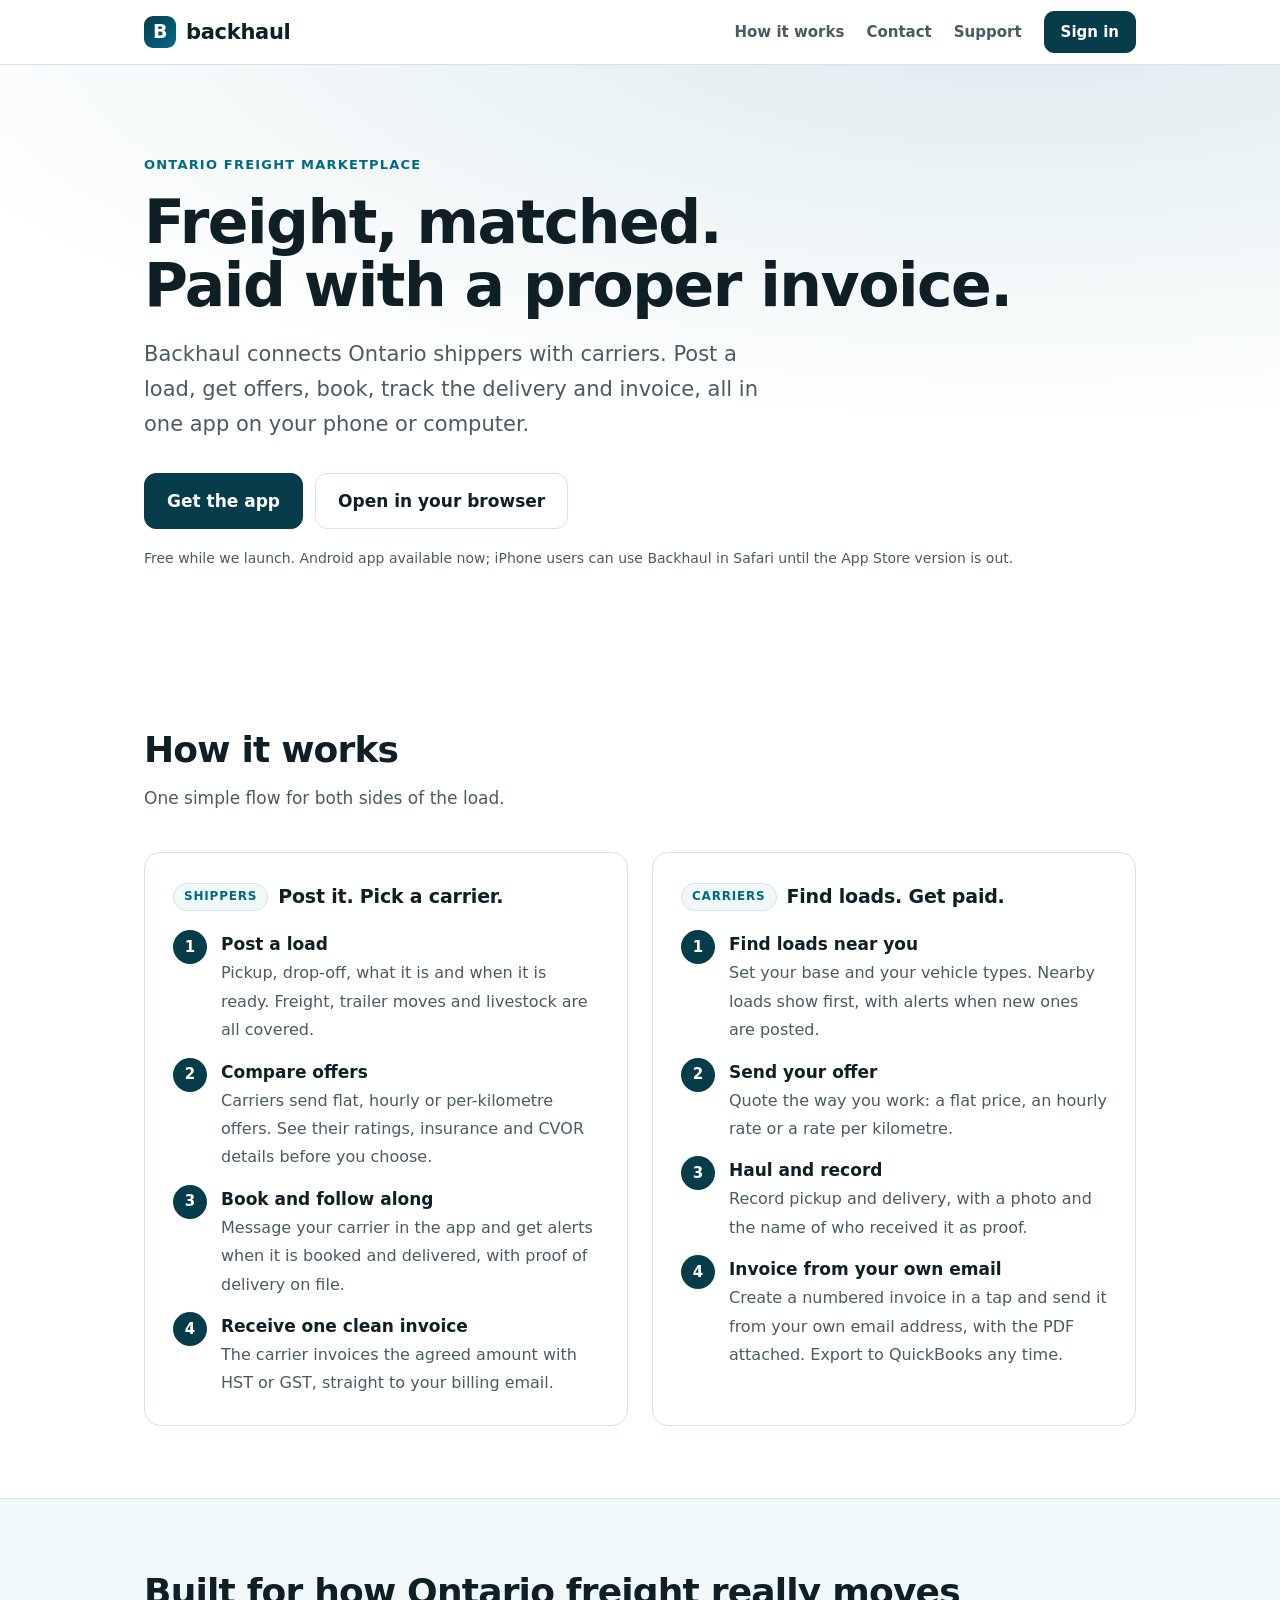
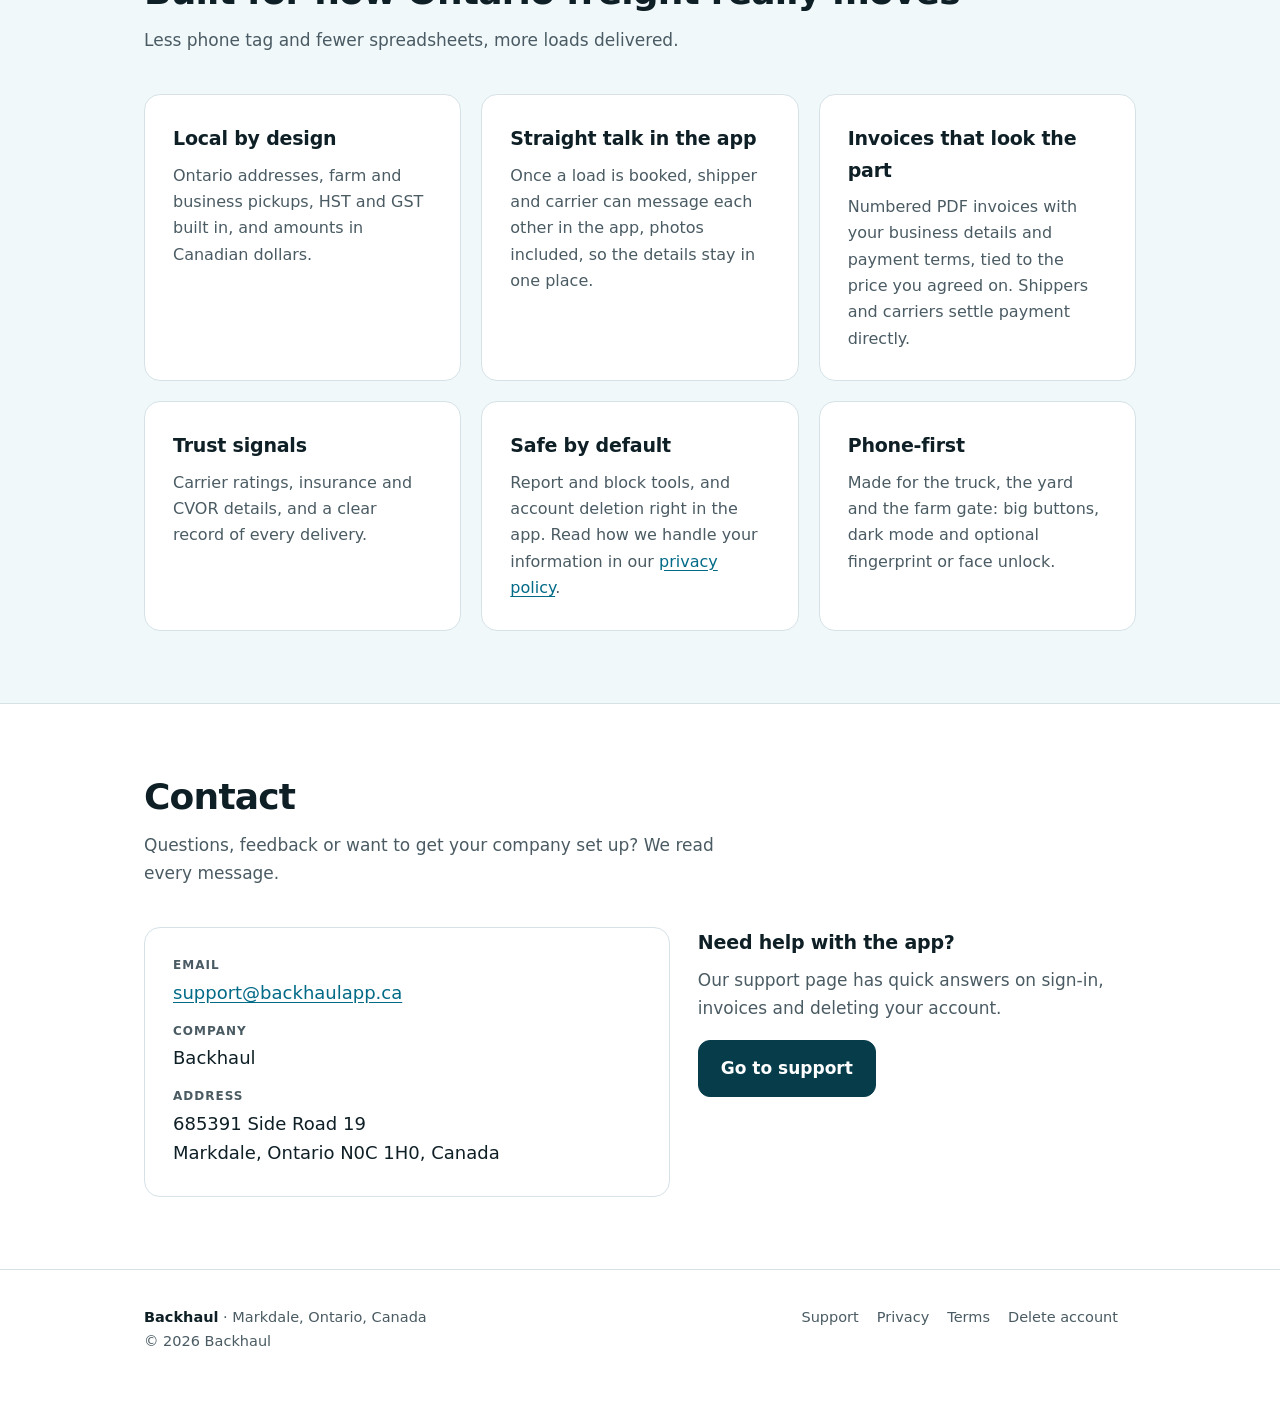
<file: index.html>
<!DOCTYPE html>
<html lang="en">
<head>
<meta charset="utf-8">
<meta name="viewport" content="width=device-width, initial-scale=1">
<title>Backhaul — Ontario freight, matched</title>
<meta name="description" content="Backhaul is an Ontario freight marketplace. Shippers post loads, carriers send offers, and both sides book, track and invoice in one app.">
<link rel="canonical" href="https://backhaulapp.ca/">
<meta property="og:title" content="Backhaul — Ontario freight, matched">
<meta property="og:description" content="Shippers post loads. Carriers send offers. Book, track and invoice in one app.">
<meta property="og:type" content="website">
<meta property="og:url" content="https://backhaulapp.ca/">
<meta property="og:image" content="https://backhaulapp.ca/assets/og-image.png">
<meta name="theme-color" content="#073D4B">
<link rel="icon" type="image/png" href="/assets/favicon.png">
<link rel="apple-touch-icon" href="/assets/apple-touch-icon.png">
<link rel="stylesheet" href="/assets/site.css">
</head>
<body>
<a class="skip" href="#main">Skip to content</a>
<header class="site"><div class="wrap">
  <a class="brand" href="/"><span class="mark" aria-hidden="true">B</span>backhaul</a>
  <nav class="site" aria-label="Main">
    <a class="hide-sm" href="/#how">How it works</a>
    <a class="hide-sm" href="/#contact">Contact</a>
    <a href="/support/">Support</a><a class="btn nav-signin" href="/app/">Sign in</a>
  </nav>
</div></header>

<main id="main">
<section class="hero"><div class="wrap">
  <span class="eyebrow">Ontario freight marketplace</span>
  <h1>Freight, matched.<br>Paid with a proper invoice.</h1>
  <p class="lead">Backhaul connects Ontario shippers with carriers. Post a load, get offers, book, track the delivery and invoice, all in one app on your phone or computer.</p>
  <div class="cta">
    <a class="btn" href="/download/">Get the app</a>
    <a class="btn ghost" href="/app/">Open in your browser</a>
  </div>
  <p class="note">Free while we launch. Android app available now; iPhone users can use Backhaul in Safari until the App Store version is out.</p>
</div></section>

<section id="how"><div class="wrap">
  <h2>How it works</h2>
  <p class="sub">One simple flow for both sides of the load.</p>
  <div class="grid2">
    <div class="card">
      <h3><span class="pill">Shippers</span> Post it. Pick a carrier.</h3>
      <ol class="steps">
        <li><div><b>Post a load</b><span>Pickup, drop-off, what it is and when it is ready. Freight, trailer moves and livestock are all covered.</span></div></li>
        <li><div><b>Compare offers</b><span>Carriers send flat, hourly or per-kilometre offers. See their ratings, insurance and CVOR details before you choose.</span></div></li>
        <li><div><b>Book and follow along</b><span>Message your carrier in the app and get alerts when it is booked and delivered, with proof of delivery on file.</span></div></li>
        <li><div><b>Receive one clean invoice</b><span>The carrier invoices the agreed amount with HST or GST, straight to your billing email.</span></div></li>
      </ol>
    </div>
    <div class="card">
      <h3><span class="pill">Carriers</span> Find loads. Get paid.</h3>
      <ol class="steps">
        <li><div><b>Find loads near you</b><span>Set your base and your vehicle types. Nearby loads show first, with alerts when new ones are posted.</span></div></li>
        <li><div><b>Send your offer</b><span>Quote the way you work: a flat price, an hourly rate or a rate per kilometre.</span></div></li>
        <li><div><b>Haul and record</b><span>Record pickup and delivery, with a photo and the name of who received it as proof.</span></div></li>
        <li><div><b>Invoice from your own email</b><span>Create a numbered invoice in a tap and send it from your own email address, with the PDF attached. Export to QuickBooks any time.</span></div></li>
      </ol>
    </div>
  </div>
</div></section>

<section class="alt"><div class="wrap">
  <h2>Built for how Ontario freight really moves</h2>
  <p class="sub">Less phone tag and fewer spreadsheets, more loads delivered.</p>
  <div class="grid3">
    <div class="card feature"><h3>Local by design</h3><p>Ontario addresses, farm and business pickups, HST and GST built in, and amounts in Canadian dollars.</p></div>
    <div class="card feature"><h3>Straight talk in the app</h3><p>Once a load is booked, shipper and carrier can message each other in the app, photos included, so the details stay in one place.</p></div>
    <div class="card feature"><h3>Invoices that look the part</h3><p>Numbered PDF invoices with your business details and payment terms, tied to the price you agreed on. Shippers and carriers settle payment directly.</p></div>
    <div class="card feature"><h3>Trust signals</h3><p>Carrier ratings, insurance and CVOR details, and a clear record of every delivery.</p></div>
    <div class="card feature"><h3>Safe by default</h3><p>Report and block tools, and account deletion right in the app. Read how we handle your information in our <a href="/privacy-policy.html">privacy policy</a>.</p></div>
    <div class="card feature"><h3>Phone-first</h3><p>Made for the truck, the yard and the farm gate: big buttons, dark mode and optional fingerprint or face unlock.</p></div>
  </div>
</div></section>

<section id="contact"><div class="wrap">
  <h2>Contact</h2>
  <p class="sub">Questions, feedback or want to get your company set up? We read every message.</p>
  <div class="contact">
    <div class="card">
      <dl class="facts">
        <div><dt>Email</dt><dd><a href="mailto:support@backhaulapp.ca">support@backhaulapp.ca</a></dd></div>
        <div><dt>Company</dt><dd>Backhaul</dd></div>
        <div><dt>Address</dt><dd>685391 Side Road 19<br>Markdale, Ontario N0C 1H0, Canada</dd></div>
      </dl>
    </div>
    <div>
      <h3>Need help with the app?</h3>
      <p style="color:var(--muted);margin:0 0 18px">Our support page has quick answers on sign-in, invoices and deleting your account.</p>
      <a class="btn" href="/support/">Go to support</a>
    </div>
  </div>
</div></section>
</main>

<footer class="site"><div class="wrap">
  <div>
    <strong style="color:var(--ink)">Backhaul</strong> · 
    Markdale, Ontario, Canada<br>© 2026 Backhaul
  </div>
  <div>
    <a href="/support/">Support</a><a href="/privacy-policy.html">Privacy</a><a href="/terms.html">Terms</a><a href="/delete-account.html">Delete account</a>
  </div>
</div></footer>
</body>
</html>
</file>
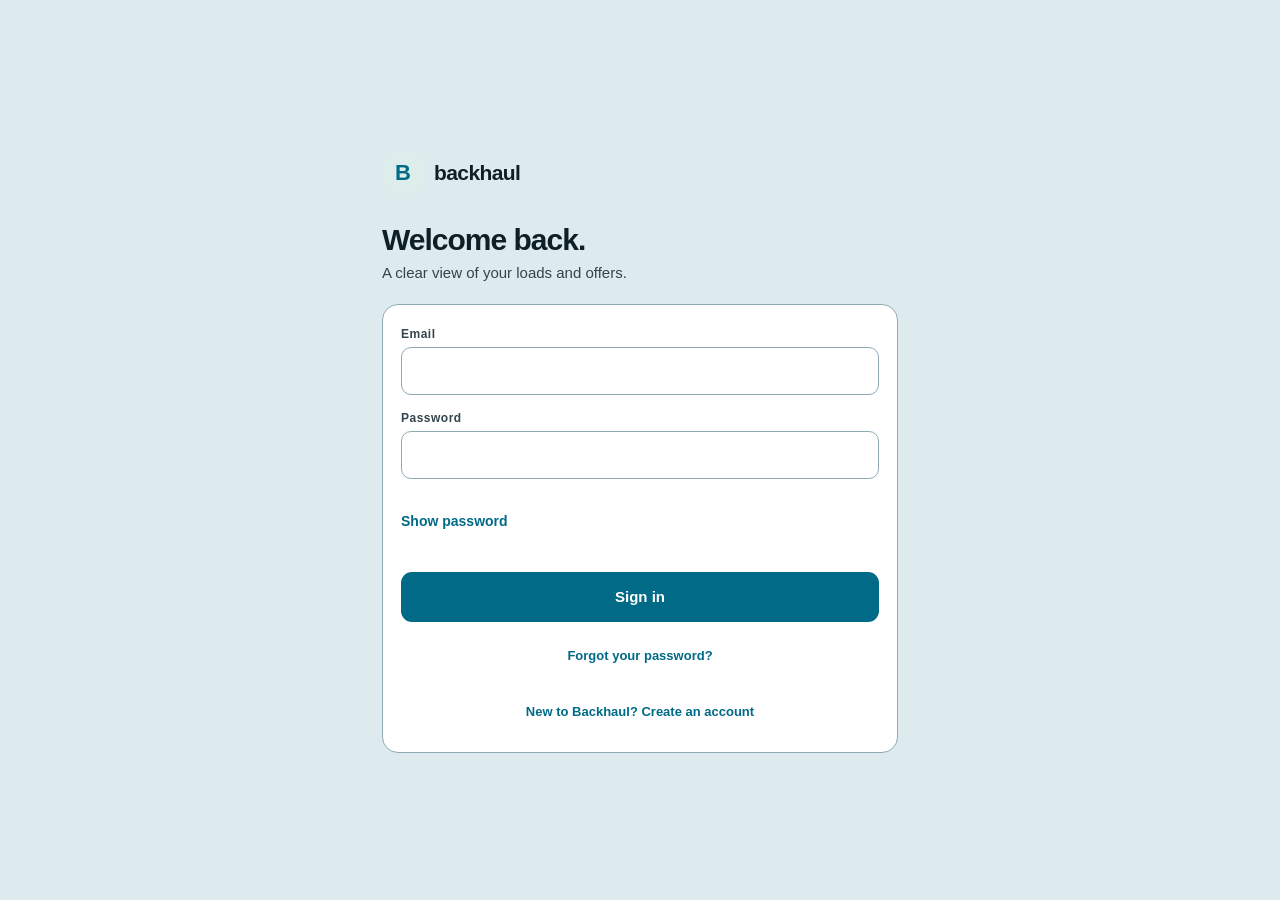
<file: app/index.html>
<!doctype html>
<html lang="en">
  <head>
    <meta charset="utf-8" />
    <meta httpEquiv="X-UA-Compatible" content="IE=edge" />
    <meta name="viewport" content="width=device-width, initial-scale=1, shrink-to-fit=no" />
    <title>Backhaul</title>
    <!-- The `react-native-web` recommended style reset: https://necolas.github.io/react-native-web/docs/setup/#root-element -->
    <style id="expo-reset">
      /* These styles make the body full-height */
      html,
      body {
        height: 100%;
      }
      /* These styles disable body scrolling if you are using <ScrollView> */
      body {
        overflow: hidden;
      }
      /* These styles make the root element full-height */
      #root {
        display: flex;
        height: 100%;
        flex: 1;
      }
    </style>
  <link rel="icon" href="/app/favicon.ico"/></head>

  <body>
    <!-- Use static rendering with Expo Router to support running without JavaScript. -->
    <noscript> You need to enable JavaScript to run this app. </noscript>
    <!-- The root element for your Expo app. -->
    <div id="root"></div>
  <script src="/app/_expo/static/js/web/index-4acd25f46966ce2dd253f7cf0c2056cc.js" defer></script>
</body>
</html>
</file>
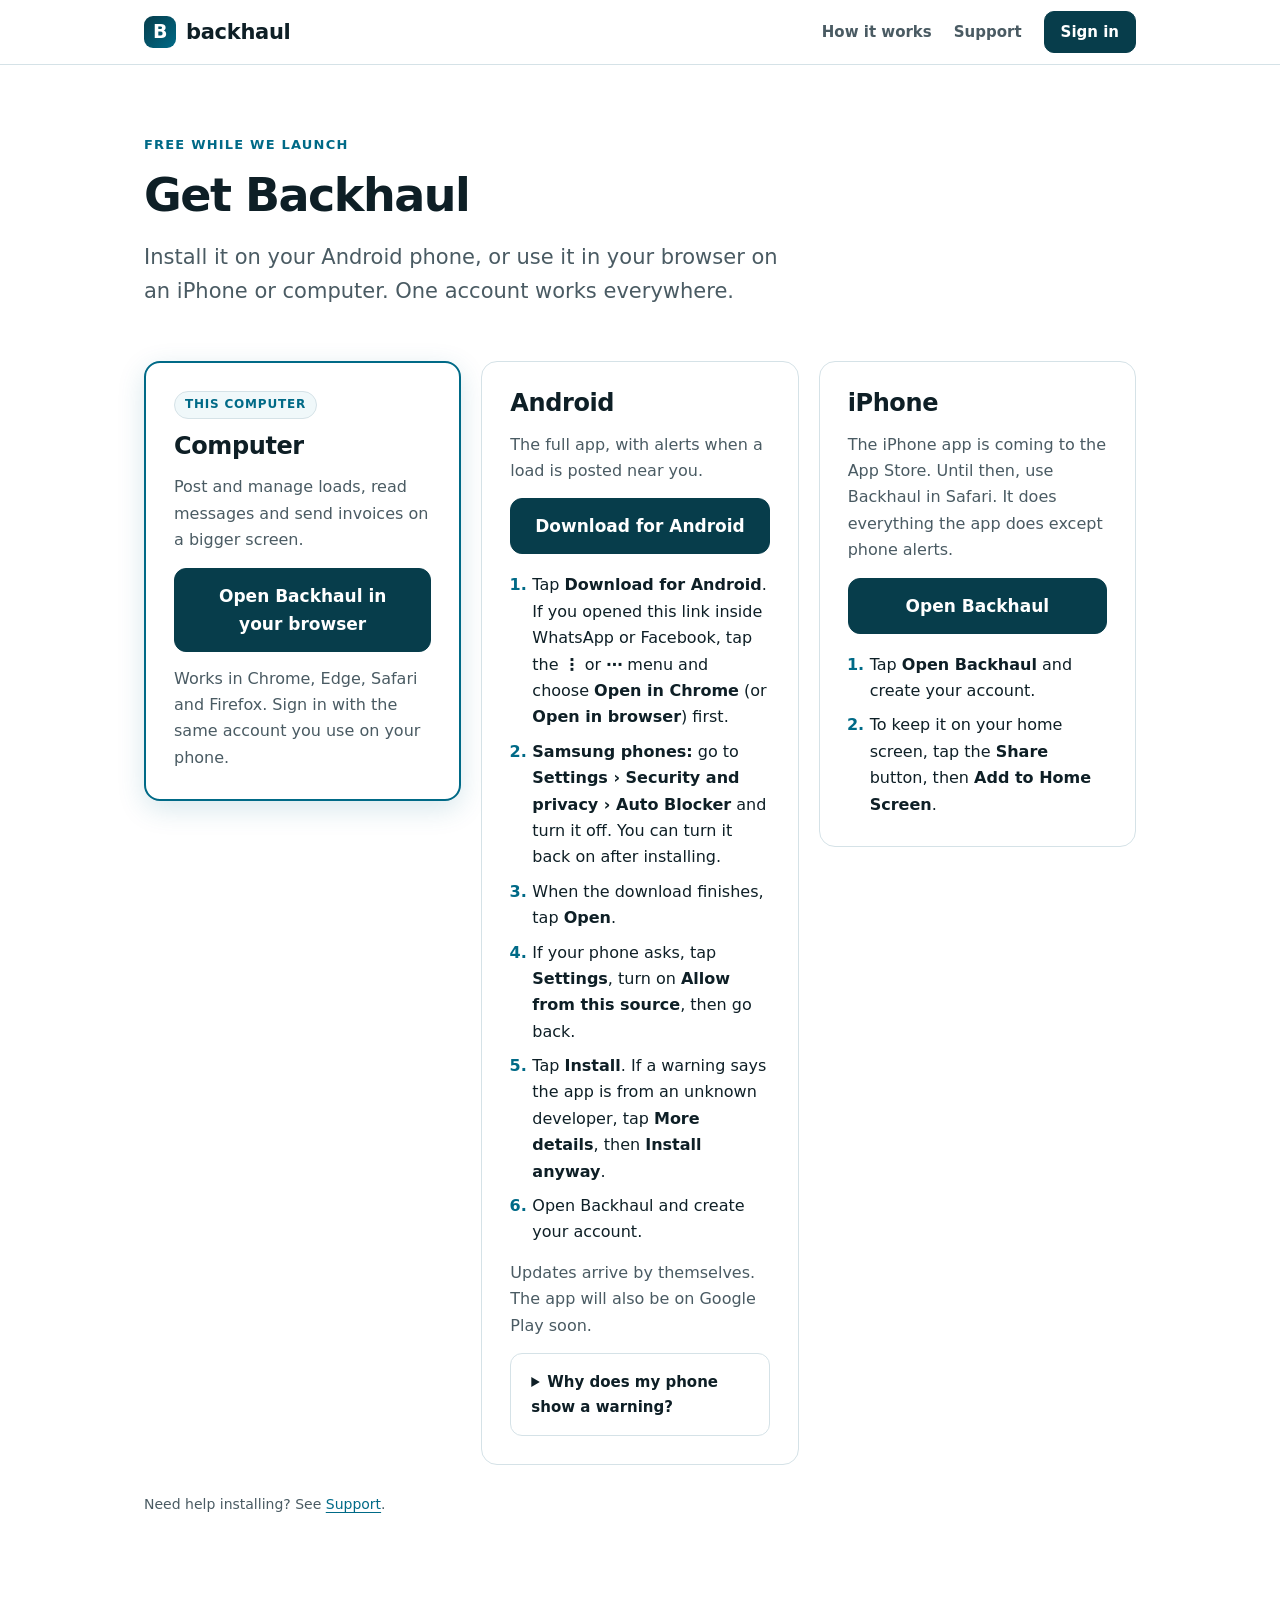
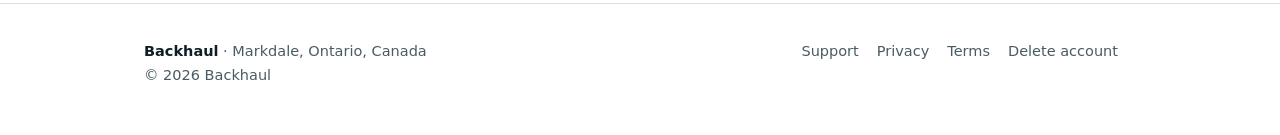
<file: download/index.html>
<!DOCTYPE html>
<html lang="en">
<head>
<meta charset="utf-8">
<meta name="viewport" content="width=device-width, initial-scale=1">
<title>Get Backhaul</title>
<meta name="description" content="Get Backhaul, the Ontario freight marketplace. Install it on Android, or use it in your browser on iPhone and computer. Free while we launch.">
<link rel="canonical" href="https://backhaulapp.ca/download/">
<meta property="og:title" content="Get Backhaul — Ontario freight, matched">
<meta property="og:description" content="Post loads, send offers, book, track and invoice. Free while we launch.">
<meta property="og:type" content="website">
<meta property="og:url" content="https://backhaulapp.ca/download/">
<meta property="og:image" content="https://backhaulapp.ca/assets/og-image.png">
<meta name="theme-color" content="#073D4B">
<link rel="icon" type="image/png" href="/assets/favicon.png">
<link rel="apple-touch-icon" href="/assets/apple-touch-icon.png">
<link rel="stylesheet" href="/assets/site.css">
<style>
  .platforms{display:grid;grid-template-columns:repeat(3,1fr);gap:20px;align-items:start}
  @media (max-width:900px){.platforms{grid-template-columns:1fr}}
  .platform{display:flex;flex-direction:column;gap:14px}
  .platform.mine{border:2px solid var(--teal);box-shadow:0 8px 28px color-mix(in srgb,var(--teal) 16%,transparent)}
  .platform h2{font-size:24px;margin:0;letter-spacing:-.4px}
  .platform p{margin:0;color:var(--muted);font-size:16px}
  .platform .btn{text-align:center}
  .here{display:none;align-self:flex-start;font-size:12px;font-weight:800;letter-spacing:.8px;text-transform:uppercase;color:var(--teal);background:var(--tint);border:1px solid var(--line);border-radius:999px;padding:3px 10px}
  .platform.mine .here{display:inline-block}
  ol.how{margin:4px 0 0;padding-left:22px;display:grid;gap:8px;font-size:16px}
  ol.how li::marker{color:var(--teal);font-weight:800}
  .fine{font-size:14px;color:var(--muted)}
</style>
</head>
<body>
<a class="skip" href="#main">Skip to content</a>
<header class="site"><div class="wrap">
  <a class="brand" href="/"><span class="mark" aria-hidden="true">B</span>backhaul</a>
  <nav class="site" aria-label="Main">
    <a class="hide-sm" href="/#how">How it works</a>
    <a class="hide-sm" href="/support/">Support</a>
    <a class="btn nav-signin" href="/app/">Sign in</a>
  </nav>
</div></header>

<main id="main" class="wrap">
  <div class="page-head">
    <span class="eyebrow">Free while we launch</span>
    <h1>Get Backhaul</h1>
    <p class="lead" style="margin-bottom:0">Install it on your Android phone, or use it in your browser on an iPhone or computer. One account works everywhere.</p>
  </div>

  <section style="padding:24px 0 72px">
    <div class="platforms">
      <div class="card platform" id="android">
        <span class="here">Your phone</span>
        <h2>Android</h2>
        <p>The full app, with alerts when a load is posted near you.</p>
        <a class="btn" href="https://expo.dev/artifacts/eas/XddZuXWfp0Iz7ZpsjI2lio_d40Nn3uqxla6PyR5R8kQ.apk">Download for Android</a>
        <ol class="how">
          <li>Tap <b>Download for Android</b>. If you opened this link inside WhatsApp or Facebook, tap the <b>⋮</b> or <b>⋯</b> menu and choose <b>Open in Chrome</b> (or <b>Open in browser</b>) first.</li>
          <li><b>Samsung phones:</b> go to <b>Settings › Security and privacy › Auto Blocker</b> and turn it off. You can turn it back on after installing.</li>
          <li>When the download finishes, tap <b>Open</b>.</li>
          <li>If your phone asks, tap <b>Settings</b>, turn on <b>Allow from this source</b>, then go back.</li>
          <li>Tap <b>Install</b>. If a warning says the app is from an unknown developer, tap <b>More details</b>, then <b>Install anyway</b>.</li>
          <li>Open Backhaul and create your account.</li>
        </ol>
        <p class="fine">Updates arrive by themselves. The app will also be on Google Play soon.</p>
        <details style="margin:0">
          <summary style="font-size:15px">Why does my phone show a warning?</summary>
          <p style="font-size:15px">Android warns about every app that doesn't come from the Play Store. Backhaul is waiting for its Google Play listing, so for now it installs straight from our website. The app is built and run in Markdale, Ontario. It only asks for what it needs: your camera and photos when you add a picture, notifications for load alerts, and fingerprint or face unlock only if you turn on App lock. It never sees your contacts or your location.</p>
        </details>
      </div>

      <div class="card platform" id="iphone">
        <span class="here">Your phone</span>
        <h2>iPhone</h2>
        <p>The iPhone app is coming to the App Store. Until then, use Backhaul in Safari. It does everything the app does except phone alerts.</p>
        <a class="btn" href="/app/">Open Backhaul</a>
        <ol class="how">
          <li>Tap <b>Open Backhaul</b> and create your account.</li>
          <li>To keep it on your home screen, tap the <b>Share</b> button, then <b>Add to Home Screen</b>.</li>
        </ol>
      </div>

      <div class="card platform" id="computer">
        <span class="here">This computer</span>
        <h2>Computer</h2>
        <p>Post and manage loads, read messages and send invoices on a bigger screen.</p>
        <a class="btn" href="/app/">Open Backhaul in your browser</a>
        <p class="fine">Works in Chrome, Edge, Safari and Firefox. Sign in with the same account you use on your phone.</p>
      </div>
    </div>

    <p class="fine" style="margin-top:28px">Need help installing? See <a href="/support/">Support</a>.</p>
  </section>
</main>

<footer class="site"><div class="wrap">
  <div>
    <strong style="color:var(--ink)">Backhaul</strong> · 
    Markdale, Ontario, Canada<br>© 2026 Backhaul
  </div>
  <div>
    <a href="/support/">Support</a><a href="/privacy-policy.html">Privacy</a><a href="/terms.html">Terms</a><a href="/delete-account.html">Delete account</a>
  </div>
</div></footer>
<script>
  // Put the visitor's own device first and mark it.
  (function () {
    var ua = navigator.userAgent || '';
    var id = /android/i.test(ua) ? 'android' : (/iphone|ipad|ipod/i.test(ua) || (/Macintosh/.test(ua) && navigator.maxTouchPoints > 1)) ? 'iphone' : 'computer';
    var card = document.getElementById(id);
    if (!card) return;
    card.classList.add('mine');
    card.parentNode.insertBefore(card, card.parentNode.firstChild);
  })();
</script>
</body>
</html>
</file>
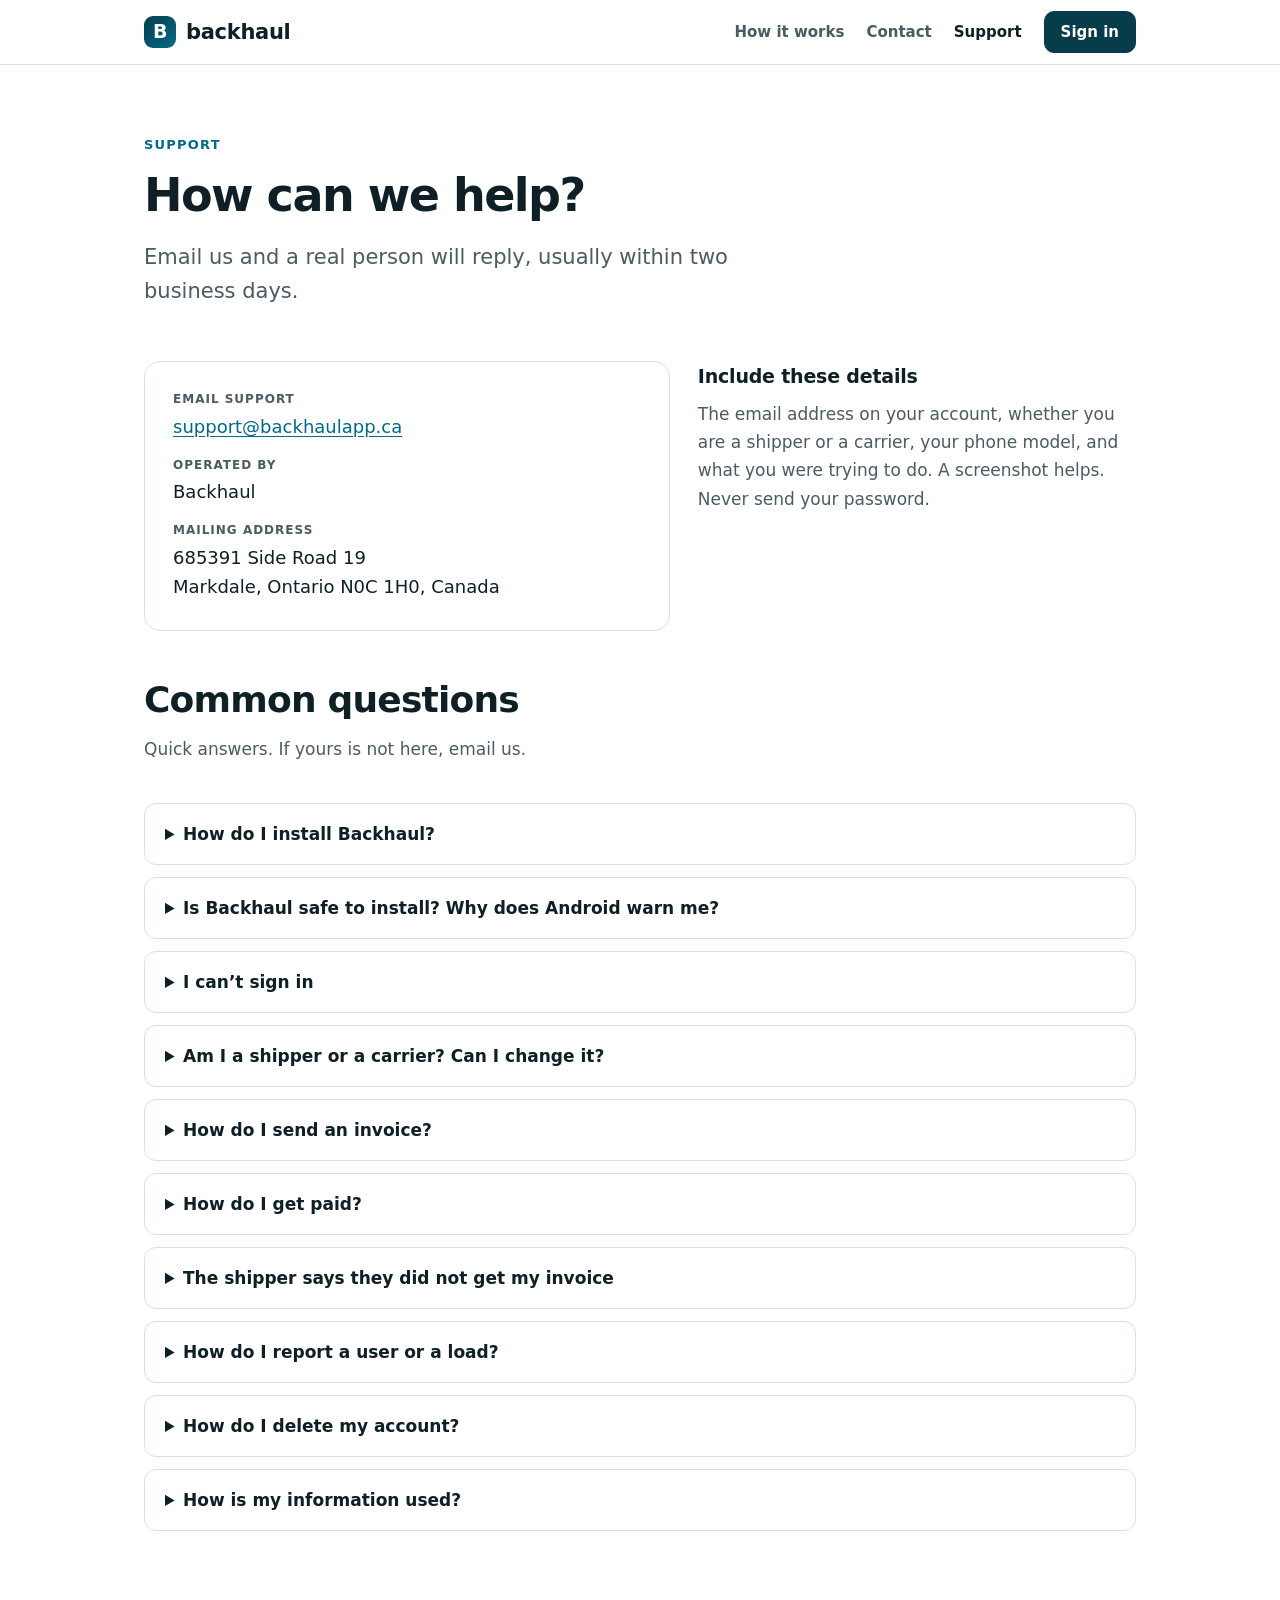
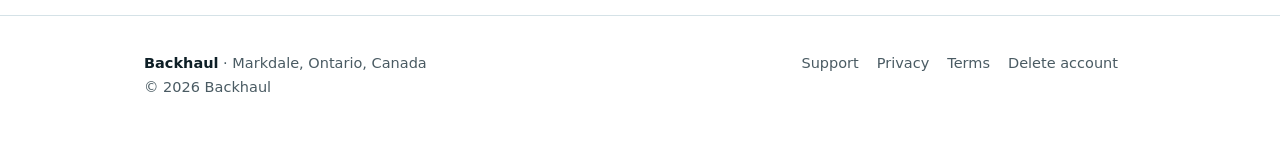
<file: support/index.html>
<!DOCTYPE html>
<html lang="en">
<head>
<meta charset="utf-8">
<meta name="viewport" content="width=device-width, initial-scale=1">
<title>Backhaul Support</title>
<meta name="description" content="Get help with Backhaul: contact support, find answers on sign-in, invoices and loads, or delete your account.">
<link rel="canonical" href="https://backhaulapp.ca/support/">
<meta name="theme-color" content="#073D4B">
<link rel="icon" type="image/png" href="/assets/favicon.png">
<link rel="apple-touch-icon" href="/assets/apple-touch-icon.png">
<link rel="stylesheet" href="/assets/site.css">
</head>
<body>
<a class="skip" href="#main">Skip to content</a>
<header class="site"><div class="wrap">
  <a class="brand" href="/"><span class="mark" aria-hidden="true">B</span>backhaul</a>
  <nav class="site" aria-label="Main">
    <a class="hide-sm" href="/#how">How it works</a>
    <a class="hide-sm" href="/#contact">Contact</a>
    <a href="/support/" aria-current="page">Support</a><a class="btn nav-signin" href="/app/">Sign in</a>
  </nav>
</div></header>

<main id="main" class="wrap">
  <div class="page-head">
    <span class="eyebrow">Support</span>
    <h1>How can we help?</h1>
    <p class="lead" style="margin-bottom:0">Email us and a real person will reply, usually within two business days.</p>
  </div>

  <section style="padding:24px 0 8px">
    <div class="contact">
      <div class="card">
        <dl class="facts">
          <div><dt>Email support</dt><dd><a href="mailto:support@backhaulapp.ca?subject=Backhaul%20support">support@backhaulapp.ca</a></dd></div>
          <div><dt>Operated by</dt><dd>Backhaul</dd></div>
          <div><dt>Mailing address</dt><dd>685391 Side Road 19<br>Markdale, Ontario N0C 1H0, Canada</dd></div>
        </dl>
      </div>
      <div>
        <h3>Include these details</h3>
        <p style="color:var(--muted);margin:0">The email address on your account, whether you are a shipper or a carrier, your phone model, and what you were trying to do. A screenshot helps. Never send your password.</p>
      </div>
    </div>
  </section>

  <section style="padding:40px 0 72px">
    <h2>Common questions</h2>
    <p class="sub">Quick answers. If yours is not here, email us.</p>

    <details><summary>How do I install Backhaul?</summary>
      <p>Go to <a href="/download/">backhaulapp.ca/download</a>. On Android, tap <b>Download for Android</b> and follow the steps on that page. On a Samsung phone, first turn off <b>Auto Blocker</b> in <b>Settings › Security and privacy</b>; you can turn it back on afterwards. On an iPhone or computer, tap <b>Open Backhaul</b> to use it in your browser. The iPhone app is coming to the App Store.</p></details>

    <details><summary>Is Backhaul safe to install? Why does Android warn me?</summary>
      <p>Android shows a warning for any app that doesn't come from the Play Store. Backhaul is waiting for its Google Play listing, so for now it installs from our website. Backhaul is built and run in Markdale, Ontario. The app only asks for your camera and photos (when you add a picture) notifications (for load alerts), and fingerprint or face unlock only if you turn on App lock. It does not read your contacts or track your location.</p></details>

    <details><summary>I can’t sign in</summary>
      <p>Check that you are using the email address you signed up with, and follow the code or link Backhaul emails you. Look in your spam or junk folder if it does not arrive within a few minutes. Still stuck? Email us from that address and we will help.</p></details>

    <details><summary>Am I a shipper or a carrier? Can I change it?</summary>
      <p>Each account is either a shipper (posts loads) or a carrier (sends offers and hauls), chosen when you set up your profile. If you need both, use a separate email address for a second account. If you picked the wrong one by mistake, contact us.</p></details>

    <details><summary>How do I send an invoice?</summary>
      <p>Carriers: after a load is delivered, open it in the app and tap <b>Create invoice</b>. The amount is set by the offer you were booked on. Then tap <b>Send from my email</b> to open your own email app with the shipper’s billing email and the PDF attached. You can also tap <b>Via Backhaul</b> to have Backhaul email it for you, or <b>Share PDF</b> (<b>Download PDF</b> on a computer).</p></details>

    <details><summary>How do I get paid?</summary>
      <p>Backhaul does not process payments. Shippers pay carriers directly under the terms on the invoice, such as Net 30. Mark the invoice as paid in the app when the money arrives.</p></details>

    <details><summary>The shipper says they did not get my invoice</summary>
      <p>Ask them to check their spam folder and confirm the billing email on their profile. You can resend the invoice from the load at any time.</p></details>

    <details><summary>How do I report a user or a load?</summary>
      <p>Open the load, offer or profile in the app and use the report option. You can also block a user from your account. For anything urgent, email us.</p></details>

    <details><summary>How do I delete my account?</summary>
      <p>In the app, go to <b>Account &rsaquo; Delete account</b>. If you cannot open the app, email us from your account address. Full details are on the <a href="/delete-account.html">account deletion page</a>.</p></details>

    <details><summary>How is my information used?</summary>
      <p>Read our <a href="/privacy-policy.html">Privacy Policy</a> and <a href="/terms.html">Terms of Service</a>.</p></details>
  </section>
</main>

<footer class="site"><div class="wrap">
  <div>
    <strong style="color:var(--ink)">Backhaul</strong> · 
    Markdale, Ontario, Canada<br>© 2026 Backhaul
  </div>
  <div>
    <a href="/support/">Support</a><a href="/privacy-policy.html">Privacy</a><a href="/terms.html">Terms</a><a href="/delete-account.html">Delete account</a>
  </div>
</div></footer>
</body>
</html>
</file>
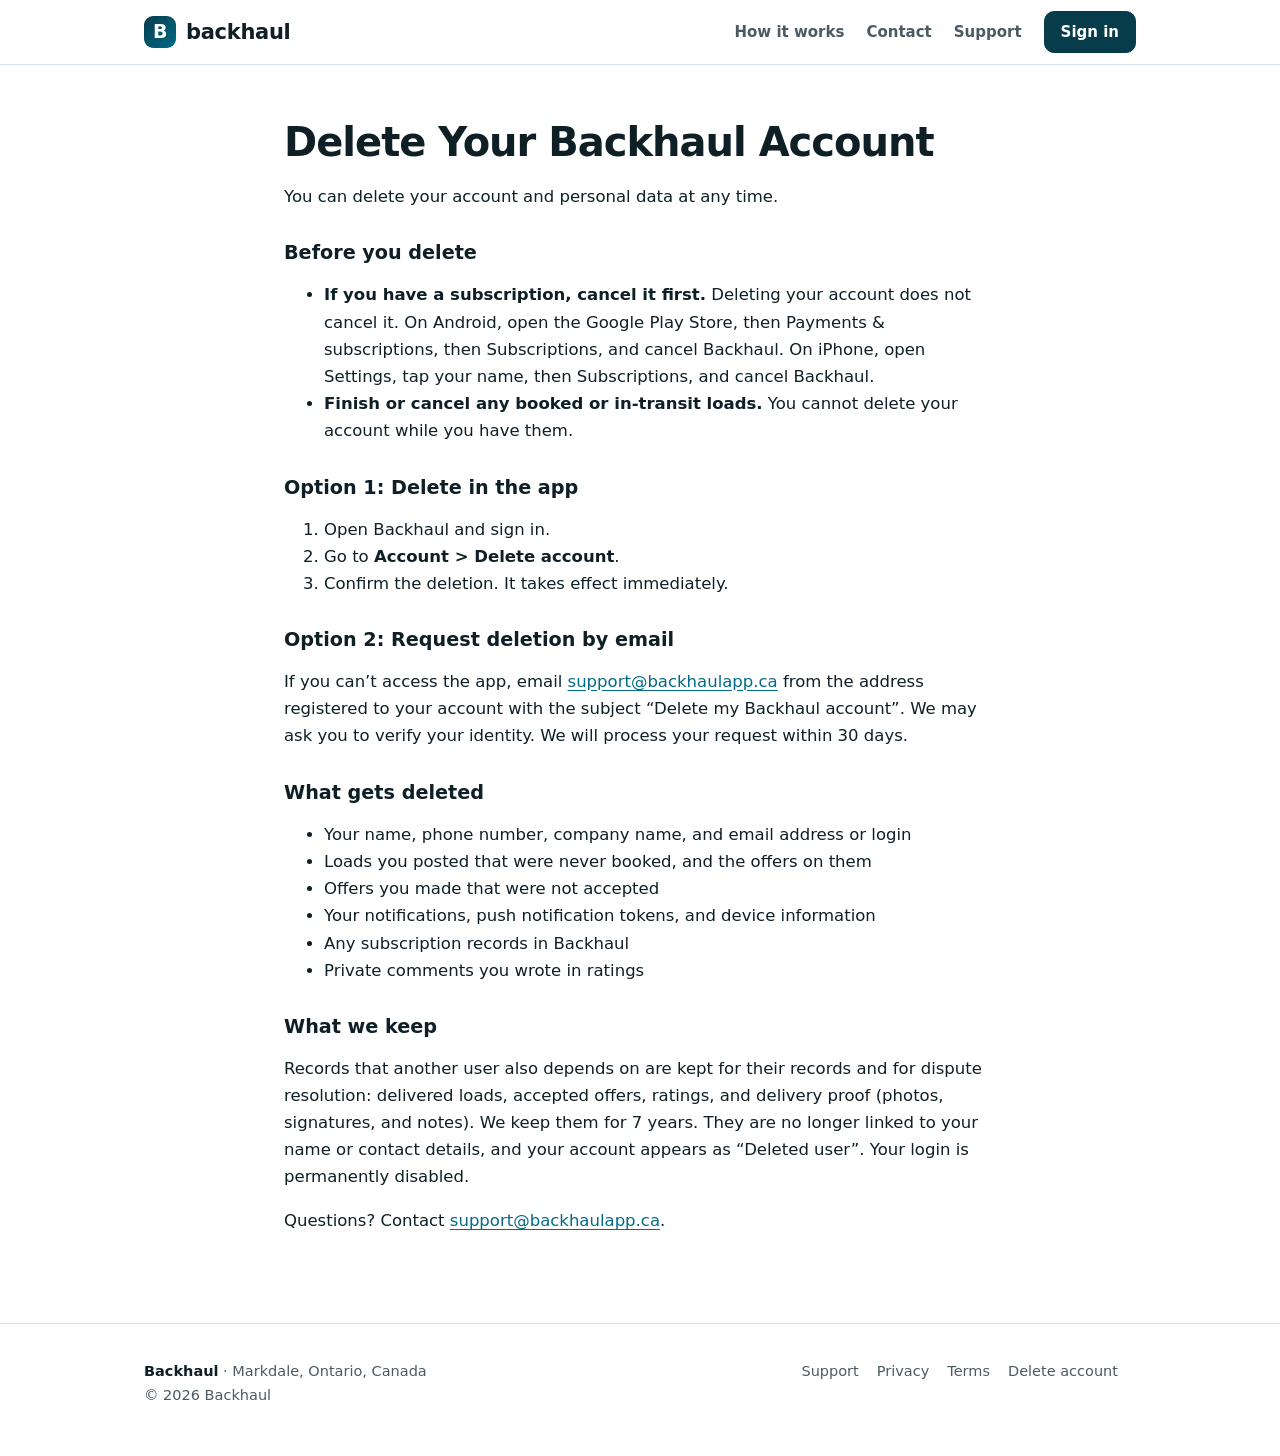
<file: delete-account.html>
<!DOCTYPE html>
<html lang="en">
<head>
<meta charset="utf-8">
<meta name="viewport" content="width=device-width, initial-scale=1">
<title>Delete Your Backhaul Account</title>
<link rel="canonical" href="https://backhaulapp.ca/delete-account.html">
<meta name="theme-color" content="#073D4B">
<link rel="icon" type="image/png" href="/assets/favicon.png">
<link rel="apple-touch-icon" href="/assets/apple-touch-icon.png">
<link rel="stylesheet" href="/assets/site.css">
</head>
<body>
<header class="site"><div class="wrap">
  <a class="brand" href="/"><span class="mark" aria-hidden="true">B</span>backhaul</a>
  <nav class="site" aria-label="Main"><a class="hide-sm" href="/#how">How it works</a><a class="hide-sm" href="/#contact">Contact</a><a href="/support/">Support</a><a class="btn nav-signin" href="/app/">Sign in</a></nav>
</div></header>
<main class="legal" style="margin:0 auto">
<h1>Delete Your Backhaul Account</h1>
<p>You can delete your account and personal data at any time.</p>
<h2>Before you delete</h2>
<ul>
<li><strong>If you have a subscription, cancel it first.</strong> Deleting your account does not cancel it. On Android, open the Google Play Store, then Payments &amp; subscriptions, then Subscriptions, and cancel Backhaul. On iPhone, open Settings, tap your name, then Subscriptions, and cancel Backhaul.</li>
<li><strong>Finish or cancel any booked or in-transit loads.</strong> You cannot delete your account while you have them.</li>
</ul>
<h2>Option 1: Delete in the app</h2>
<ol>
<li>Open Backhaul and sign in.</li>
<li>Go to <strong>Account &gt; Delete account</strong>.</li>
<li>Confirm the deletion. It takes effect immediately.</li>
</ol>
<h2>Option 2: Request deletion by email</h2>
<p>If you can’t access the app, email <a href="mailto:support@backhaulapp.ca">support@backhaulapp.ca</a> from the address registered to your account with the subject “Delete my Backhaul account”. We may ask you to verify your identity. We will process your request within 30 days.</p>
<h2>What gets deleted</h2>
<ul>
<li>Your name, phone number, company name, and email address or login</li>
<li>Loads you posted that were never booked, and the offers on them</li>
<li>Offers you made that were not accepted</li>
<li>Your notifications, push notification tokens, and device information</li>
<li>Any subscription records in Backhaul</li>
<li>Private comments you wrote in ratings</li>
</ul>
<h2>What we keep</h2>
<p>Records that another user also depends on are kept for their records and for dispute resolution: delivered loads, accepted offers, ratings, and delivery proof (photos, signatures, and notes). We keep them for 7 years. They are no longer linked to your name or contact details, and your account appears as “Deleted user”. Your login is permanently disabled.</p>
<p>Questions? Contact <a href="mailto:support@backhaulapp.ca">support@backhaulapp.ca</a>.</p>
</main>
<footer class="site"><div class="wrap">
  <div><strong style="color:var(--ink)">Backhaul</strong> · Markdale, Ontario, Canada<br>© 2026 Backhaul</div>
  <div><a href="/support/">Support</a><a href="/privacy-policy.html">Privacy</a><a href="/terms.html">Terms</a><a href="/delete-account.html">Delete account</a></div>
</div></footer>
</body>
</html>
</file>
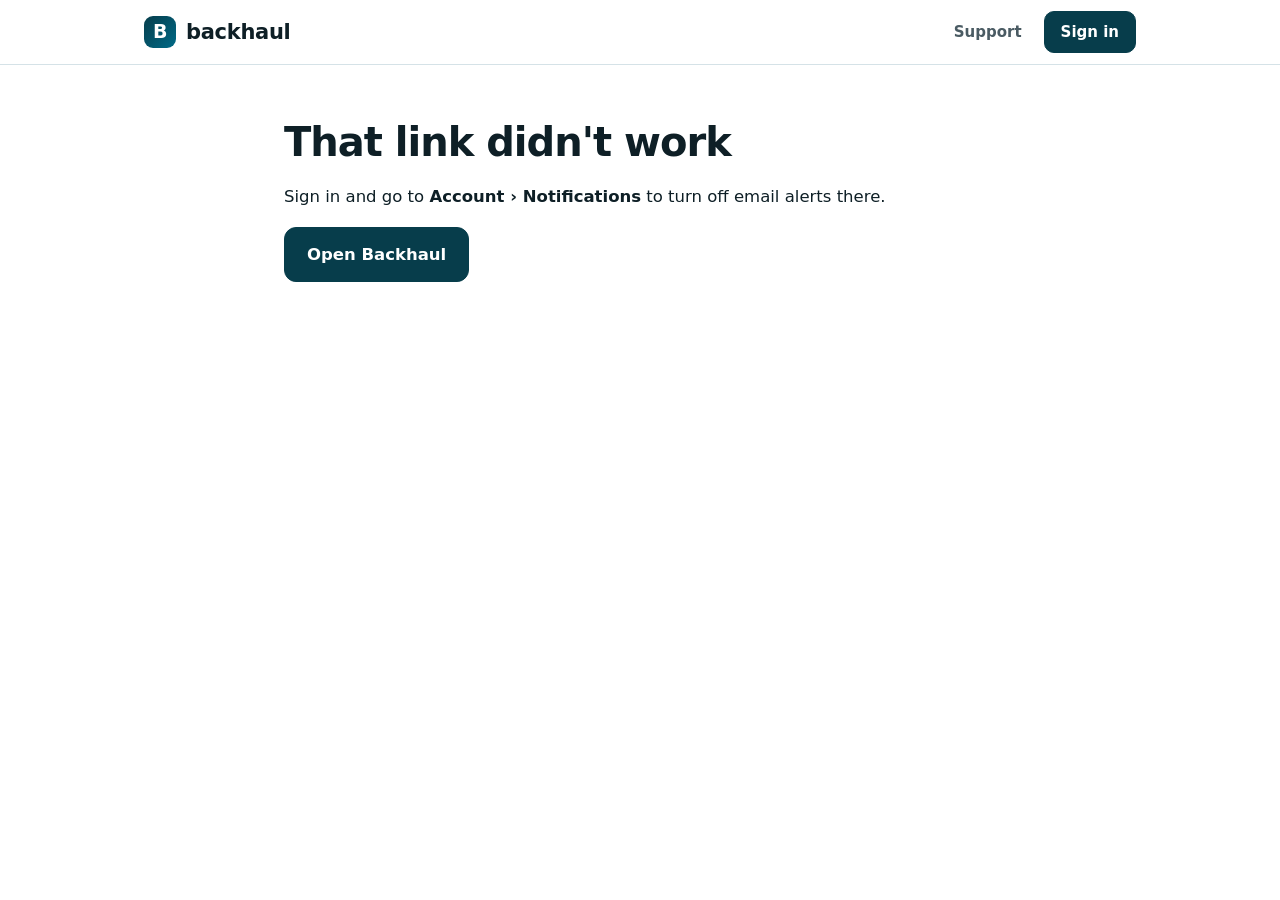
<file: email-alerts-off.html>
<!DOCTYPE html>
<html lang="en">
<head>
<meta charset="utf-8">
<meta name="viewport" content="width=device-width, initial-scale=1">
<title>Email alerts — Backhaul</title>
<meta name="robots" content="noindex">
<meta name="theme-color" content="#073D4B">
<link rel="icon" type="image/png" href="/assets/favicon.png">
<link rel="stylesheet" href="/assets/site.css">
</head>
<body>
<header class="site"><div class="wrap">
  <a class="brand" href="/"><span class="mark" aria-hidden="true">B</span>backhaul</a>
  <nav class="site" aria-label="Main"><a href="/support/">Support</a><a class="btn nav-signin" href="/app/">Sign in</a></nav>
</div></header>
<main class="legal" style="margin:0 auto">
  <div id="ask" hidden>
    <h1>Turn off Backhaul alert emails?</h1>
    <p>You'll stop getting alerts by email, such as new loads, offers and messages. You can still see every alert in the app under Notifications.</p>
    <p><button class="btn" id="confirm" type="button">Turn off alert emails</button></p>
    <p id="err" hidden>That didn't work. Check your connection and try again, or sign in and go to <b>Account › Notifications</b>.</p>
  </div>
  <div id="ok" hidden>
    <h1>Email alerts are off</h1>
    <p>You won't get Backhaul alerts by email any more. You can still see every alert in the app under Notifications.</p>
    <p>Changed your mind? Sign in and go to <b>Account › Notifications</b> to turn email alerts back on.</p>
  </div>
  <div id="bad" hidden>
    <h1>That link didn't work</h1>
    <p>Sign in and go to <b>Account › Notifications</b> to turn off email alerts there.</p>
  </div>
  <p><a class="btn" href="/app/">Open Backhaul</a></p>
</main>
<script>
  (function () {
    var q = new URLSearchParams(location.search);
    var u = q.get('u'), t = q.get('t');
    function show(id) { ['ask', 'ok', 'bad'].forEach(function (x) { document.getElementById(x).hidden = x !== id; }); }
    if (q.get('error') || !u || !t) { show('bad'); return; }
    show('ask');
    document.getElementById('confirm').addEventListener('click', function () {
      var btn = this; btn.disabled = true; btn.textContent = 'Turning off…';
      fetch('https://mvwykrfffwvkhhevhsmk.supabase.co/functions/v1/email-alerts-off?u=' + encodeURIComponent(u) + '&t=' + encodeURIComponent(t), { method: 'POST' })
        .then(function (r) { if (!r.ok) throw new Error(); show('ok'); history.replaceState(null, '', location.pathname); })
        .catch(function () { btn.disabled = false; btn.textContent = 'Turn off alert emails'; document.getElementById('err').hidden = false; });
    });
  })();
</script>
</body>
</html>
</file>
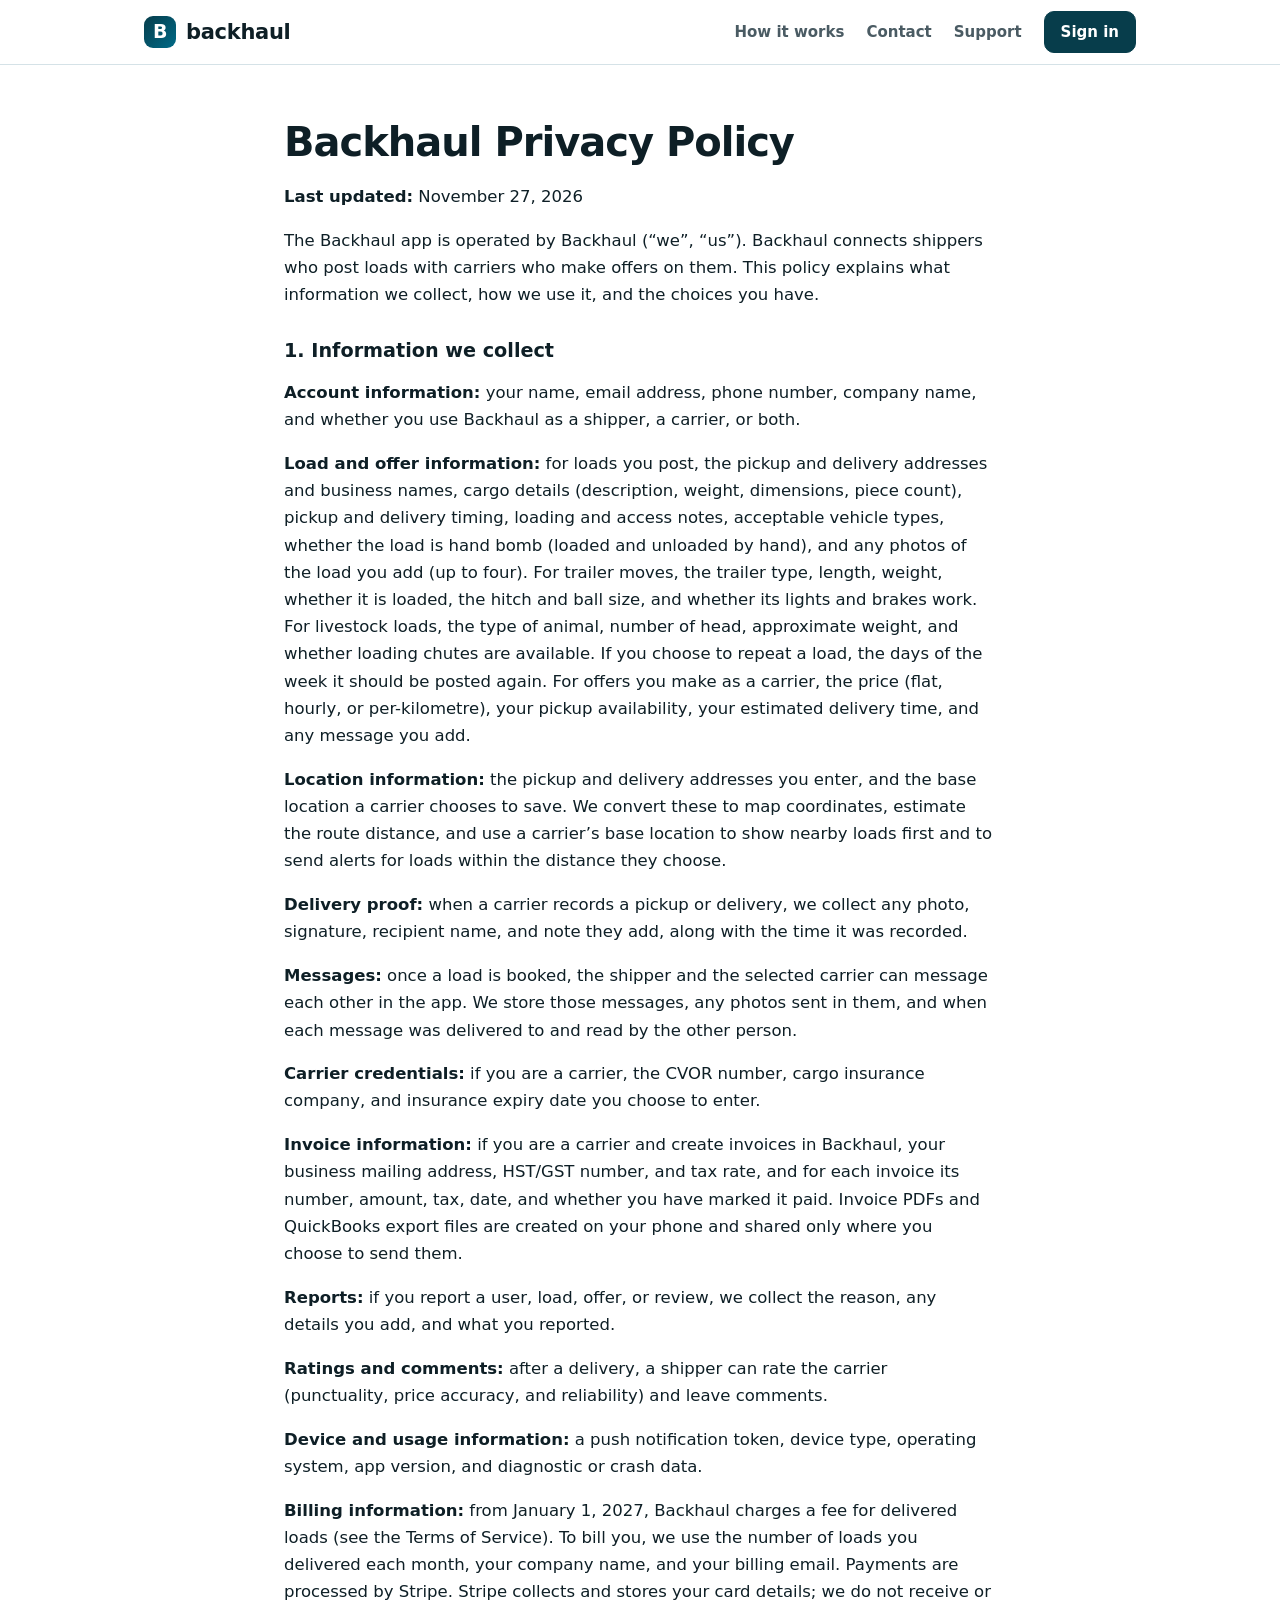
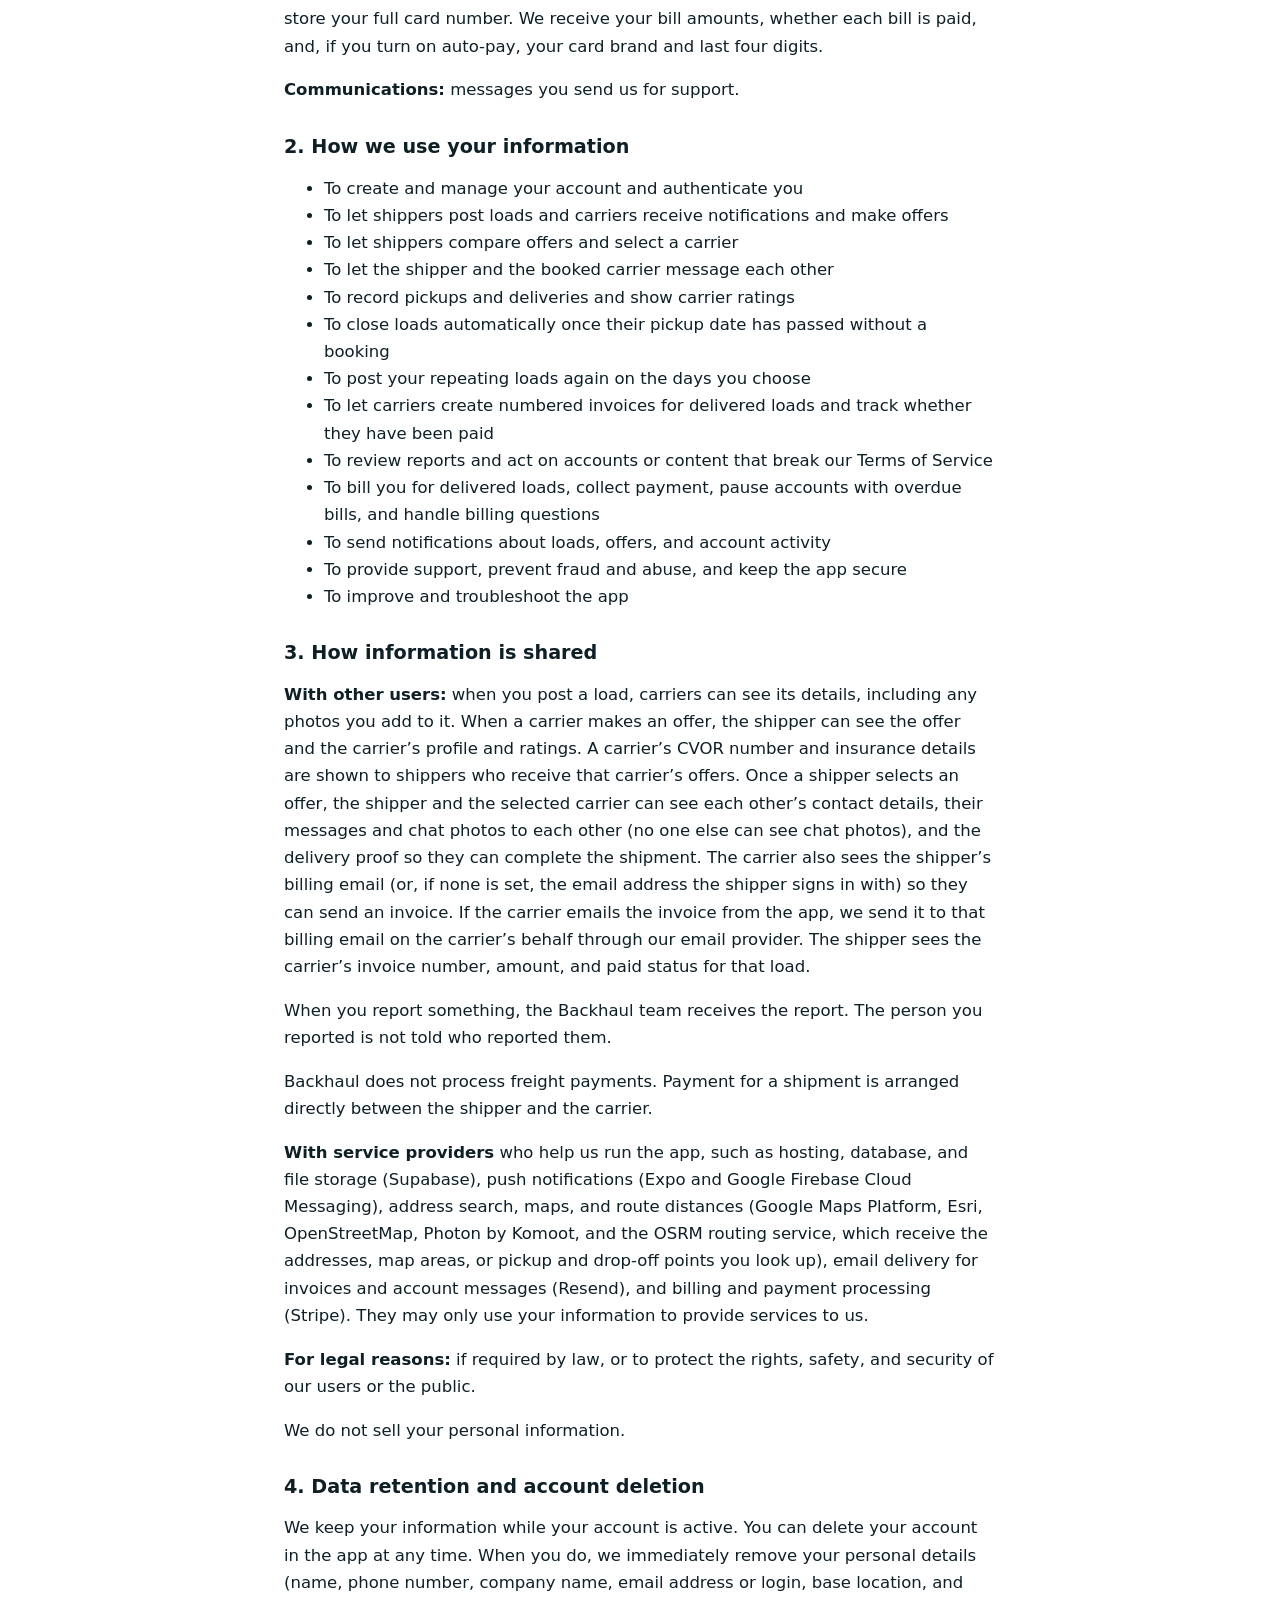
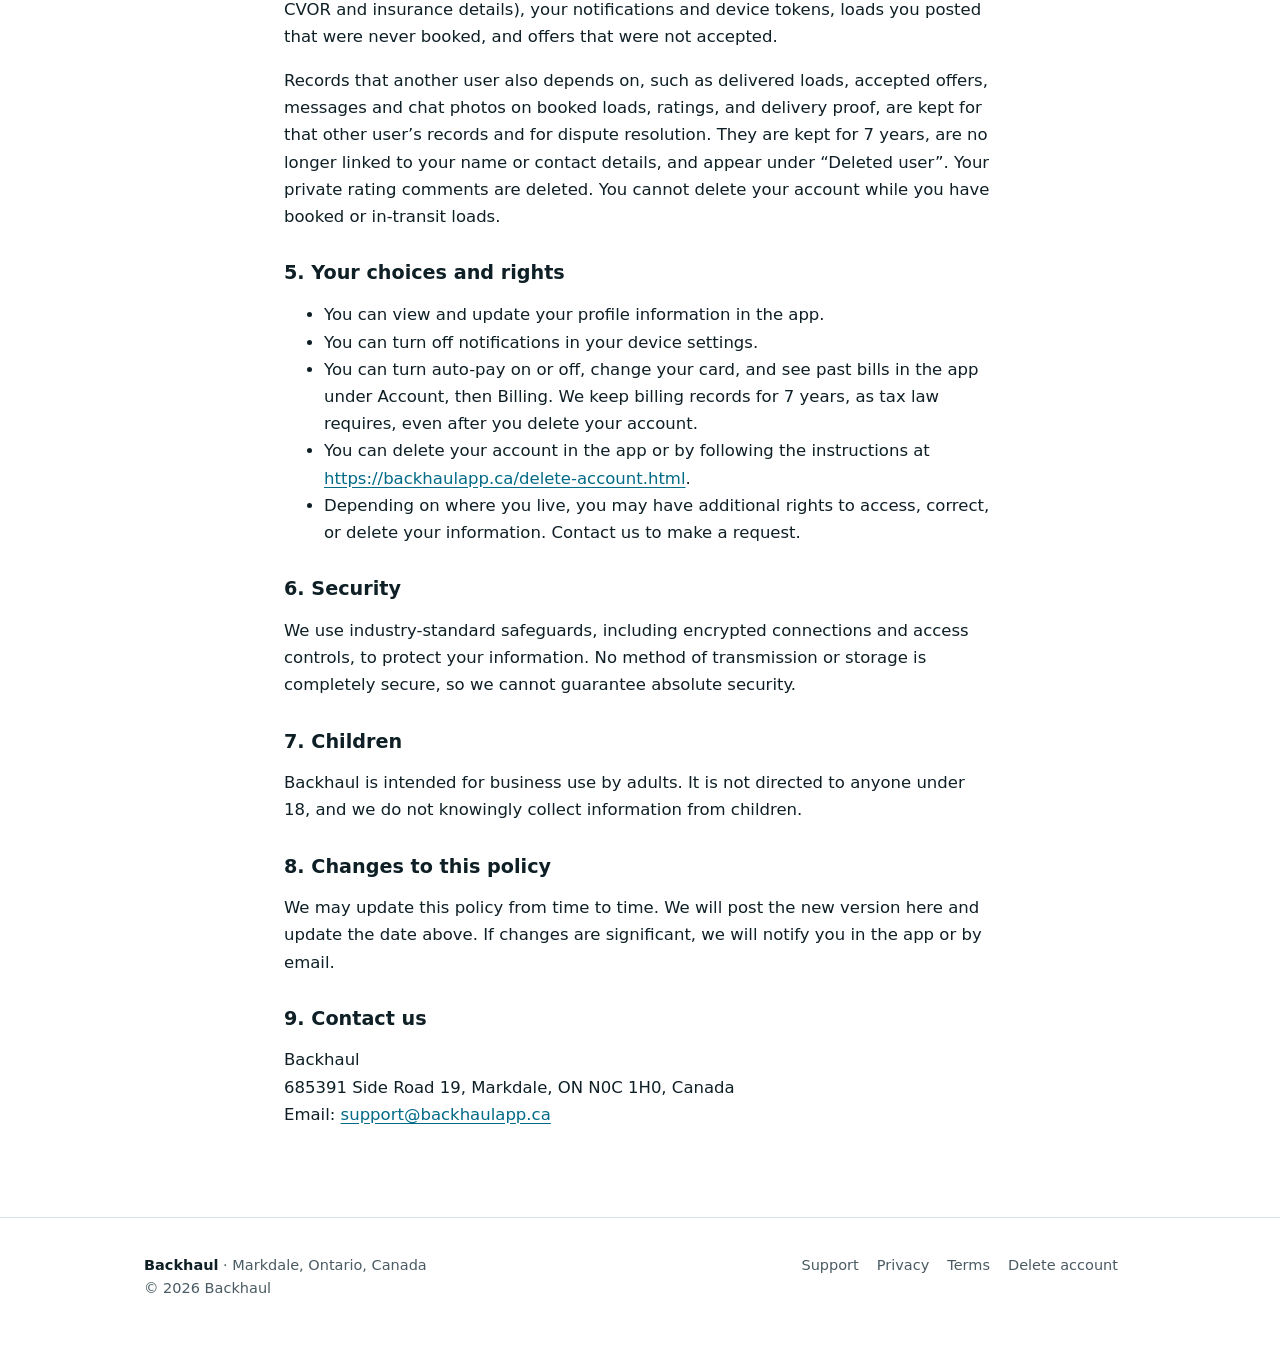
<file: privacy-policy.html>
<!DOCTYPE html>
<html lang="en">
<head>
<meta charset="utf-8">
<meta name="viewport" content="width=device-width, initial-scale=1">
<title>Backhaul Privacy Policy</title>
<link rel="canonical" href="https://backhaulapp.ca/privacy-policy.html">
<meta name="theme-color" content="#073D4B">
<link rel="icon" type="image/png" href="/assets/favicon.png">
<link rel="apple-touch-icon" href="/assets/apple-touch-icon.png">
<link rel="stylesheet" href="/assets/site.css">
</head>
<body>
<header class="site"><div class="wrap">
  <a class="brand" href="/"><span class="mark" aria-hidden="true">B</span>backhaul</a>
  <nav class="site" aria-label="Main"><a class="hide-sm" href="/#how">How it works</a><a class="hide-sm" href="/#contact">Contact</a><a href="/support/">Support</a><a class="btn nav-signin" href="/app/">Sign in</a></nav>
</div></header>
<main class="legal" style="margin:0 auto">
<h1>Backhaul Privacy Policy</h1>
<p><strong>Last updated:</strong> November 27, 2026</p>
<p>The Backhaul app is operated by Backhaul (“we”, “us”). Backhaul connects shippers who post loads with carriers who make offers on them. This policy explains what information we collect, how we use it, and the choices you have.</p>
<h2>1. Information we collect</h2>
<p><strong>Account information:</strong> your name, email address, phone number, company name, and whether you use Backhaul as a shipper, a carrier, or both.</p>
<p><strong>Load and offer information:</strong> for loads you post, the pickup and delivery addresses and business names, cargo details (description, weight, dimensions, piece count), pickup and delivery timing, loading and access notes, acceptable vehicle types, whether the load is hand bomb (loaded and unloaded by hand), and any photos of the load you add (up to four). For trailer moves, the trailer type, length, weight, whether it is loaded, the hitch and ball size, and whether its lights and brakes work. For livestock loads, the type of animal, number of head, approximate weight, and whether loading chutes are available. If you choose to repeat a load, the days of the week it should be posted again. For offers you make as a carrier, the price (flat, hourly, or per-kilometre), your pickup availability, your estimated delivery time, and any message you add.</p>
<p><strong>Location information:</strong> the pickup and delivery addresses you enter, and the base location a carrier chooses to save. We convert these to map coordinates, estimate the route distance, and use a carrier’s base location to show nearby loads first and to send alerts for loads within the distance they choose.</p>
<p><strong>Delivery proof:</strong> when a carrier records a pickup or delivery, we collect any photo, signature, recipient name, and note they add, along with the time it was recorded.</p>
<p><strong>Messages:</strong> once a load is booked, the shipper and the selected carrier can message each other in the app. We store those messages, any photos sent in them, and when each message was delivered to and read by the other person.</p>
<p><strong>Carrier credentials:</strong> if you are a carrier, the CVOR number, cargo insurance company, and insurance expiry date you choose to enter.</p>
<p><strong>Invoice information:</strong> if you are a carrier and create invoices in Backhaul, your business mailing address, HST/GST number, and tax rate, and for each invoice its number, amount, tax, date, and whether you have marked it paid. Invoice PDFs and QuickBooks export files are created on your phone and shared only where you choose to send them.</p>
<p><strong>Reports:</strong> if you report a user, load, offer, or review, we collect the reason, any details you add, and what you reported.</p>
<p><strong>Ratings and comments:</strong> after a delivery, a shipper can rate the carrier (punctuality, price accuracy, and reliability) and leave comments.</p>
<p><strong>Device and usage information:</strong> a push notification token, device type, operating system, app version, and diagnostic or crash data.</p>
<p><strong>Billing information:</strong> from January 1, 2027, Backhaul charges a fee for delivered loads (see the Terms of Service). To bill you, we use the number of loads you delivered each month, your company name, and your billing email. Payments are processed by Stripe. Stripe collects and stores your card details; we do not receive or store your full card number. We receive your bill amounts, whether each bill is paid, and, if you turn on auto-pay, your card brand and last four digits.</p>
<p><strong>Communications:</strong> messages you send us for support.</p>
<h2>2. How we use your information</h2>
<ul>
<li>To create and manage your account and authenticate you</li>
<li>To let shippers post loads and carriers receive notifications and make offers</li>
<li>To let shippers compare offers and select a carrier</li>
<li>To let the shipper and the booked carrier message each other</li>
<li>To record pickups and deliveries and show carrier ratings</li>
<li>To close loads automatically once their pickup date has passed without a booking</li>
<li>To post your repeating loads again on the days you choose</li>
<li>To let carriers create numbered invoices for delivered loads and track whether they have been paid</li>
<li>To review reports and act on accounts or content that break our Terms of Service</li>
<li>To bill you for delivered loads, collect payment, pause accounts with overdue bills, and handle billing questions</li>
<li>To send notifications about loads, offers, and account activity</li>
<li>To provide support, prevent fraud and abuse, and keep the app secure</li>
<li>To improve and troubleshoot the app</li>
</ul>
<h2>3. How information is shared</h2>
<p><strong>With other users:</strong> when you post a load, carriers can see its details, including any photos you add to it. When a carrier makes an offer, the shipper can see the offer and the carrier’s profile and ratings. A carrier’s CVOR number and insurance details are shown to shippers who receive that carrier’s offers. Once a shipper selects an offer, the shipper and the selected carrier can see each other’s contact details, their messages and chat photos to each other (no one else can see chat photos), and the delivery proof so they can complete the shipment. The carrier also sees the shipper’s billing email (or, if none is set, the email address the shipper signs in with) so they can send an invoice. If the carrier emails the invoice from the app, we send it to that billing email on the carrier’s behalf through our email provider. The shipper sees the carrier’s invoice number, amount, and paid status for that load.</p>
<p>When you report something, the Backhaul team receives the report. The person you reported is not told who reported them.</p>
<p>Backhaul does not process freight payments. Payment for a shipment is arranged directly between the shipper and the carrier.</p>
<p><strong>With service providers</strong> who help us run the app, such as hosting, database, and file storage (Supabase), push notifications (Expo and Google Firebase Cloud Messaging), address search, maps, and route distances (Google Maps Platform, Esri, OpenStreetMap, Photon by Komoot, and the OSRM routing service, which receive the addresses, map areas, or pickup and drop-off points you look up), email delivery for invoices and account messages (Resend), and billing and payment processing (Stripe). They may only use your information to provide services to us.</p>
<p><strong>For legal reasons:</strong> if required by law, or to protect the rights, safety, and security of our users or the public.</p>
<p>We do not sell your personal information.</p>
<h2>4. Data retention and account deletion</h2>
<p>We keep your information while your account is active. You can delete your account in the app at any time. When you do, we immediately remove your personal details (name, phone number, company name, email address or login, base location, and CVOR and insurance details), your notifications and device tokens, loads you posted that were never booked, and offers that were not accepted.</p>
<p>Records that another user also depends on, such as delivered loads, accepted offers, messages and chat photos on booked loads, ratings, and delivery proof, are kept for that other user’s records and for dispute resolution. They are kept for 7 years, are no longer linked to your name or contact details, and appear under “Deleted user”. Your private rating comments are deleted. You cannot delete your account while you have booked or in-transit loads.</p>
<h2>5. Your choices and rights</h2>
<ul>
<li>You can view and update your profile information in the app.</li>
<li>You can turn off notifications in your device settings.</li>
<li>You can turn auto-pay on or off, change your card, and see past bills in the app under Account, then Billing. We keep billing records for 7 years, as tax law requires, even after you delete your account.</li>
<li>You can delete your account in the app or by following the instructions at <a href="https://backhaulapp.ca/delete-account.html">https://backhaulapp.ca/delete-account.html</a>.</li>
<li>Depending on where you live, you may have additional rights to access, correct, or delete your information. Contact us to make a request.</li>
</ul>
<h2>6. Security</h2>
<p>We use industry-standard safeguards, including encrypted connections and access controls, to protect your information. No method of transmission or storage is completely secure, so we cannot guarantee absolute security.</p>
<h2>7. Children</h2>
<p>Backhaul is intended for business use by adults. It is not directed to anyone under 18, and we do not knowingly collect information from children.</p>
<h2>8. Changes to this policy</h2>
<p>We may update this policy from time to time. We will post the new version here and update the date above. If changes are significant, we will notify you in the app or by email.</p>
<h2>9. Contact us</h2>
<p>Backhaul<br>685391 Side Road 19, Markdale, ON N0C 1H0, Canada<br>Email: <a href="mailto:support@backhaulapp.ca">support@backhaulapp.ca</a></p>
</main>
<footer class="site"><div class="wrap">
  <div><strong style="color:var(--ink)">Backhaul</strong> · Markdale, Ontario, Canada<br>© 2026 Backhaul</div>
  <div><a href="/support/">Support</a><a href="/privacy-policy.html">Privacy</a><a href="/terms.html">Terms</a><a href="/delete-account.html">Delete account</a></div>
</div></footer>
</body>
</html>
</file>
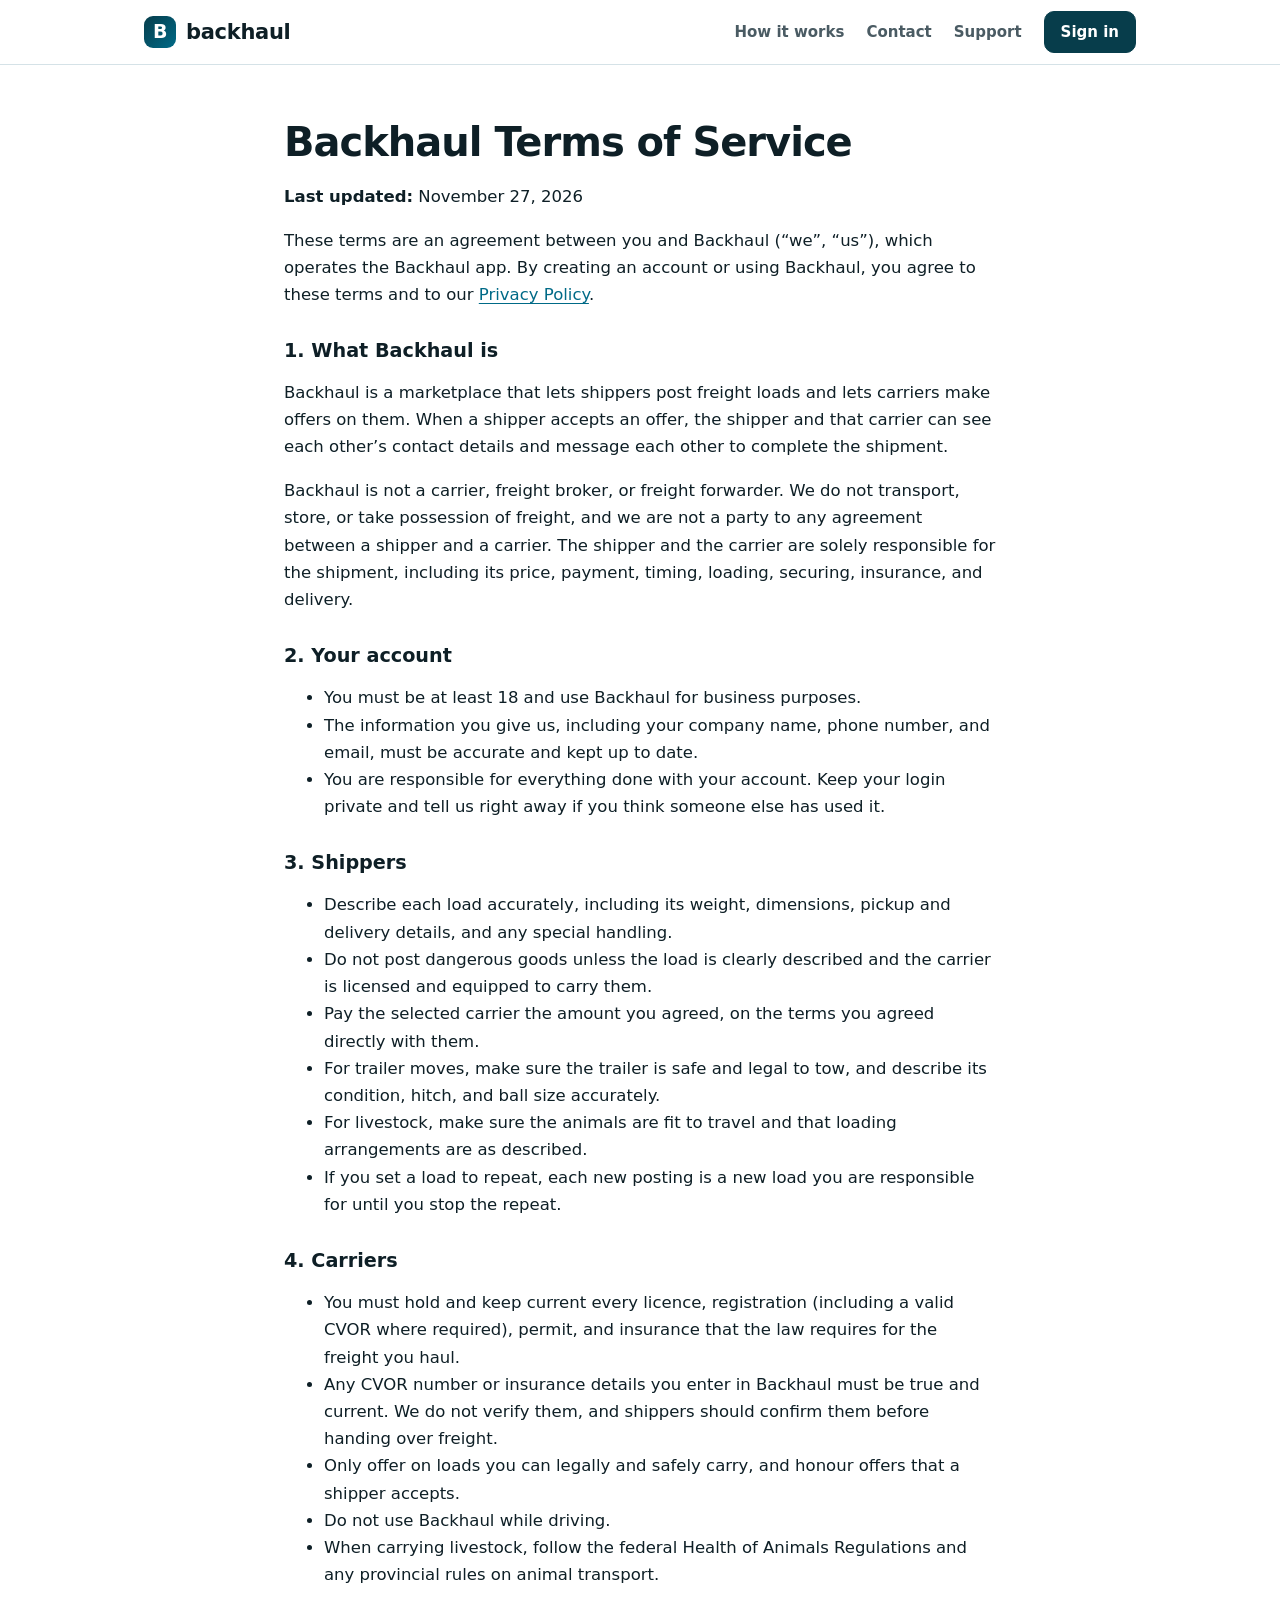
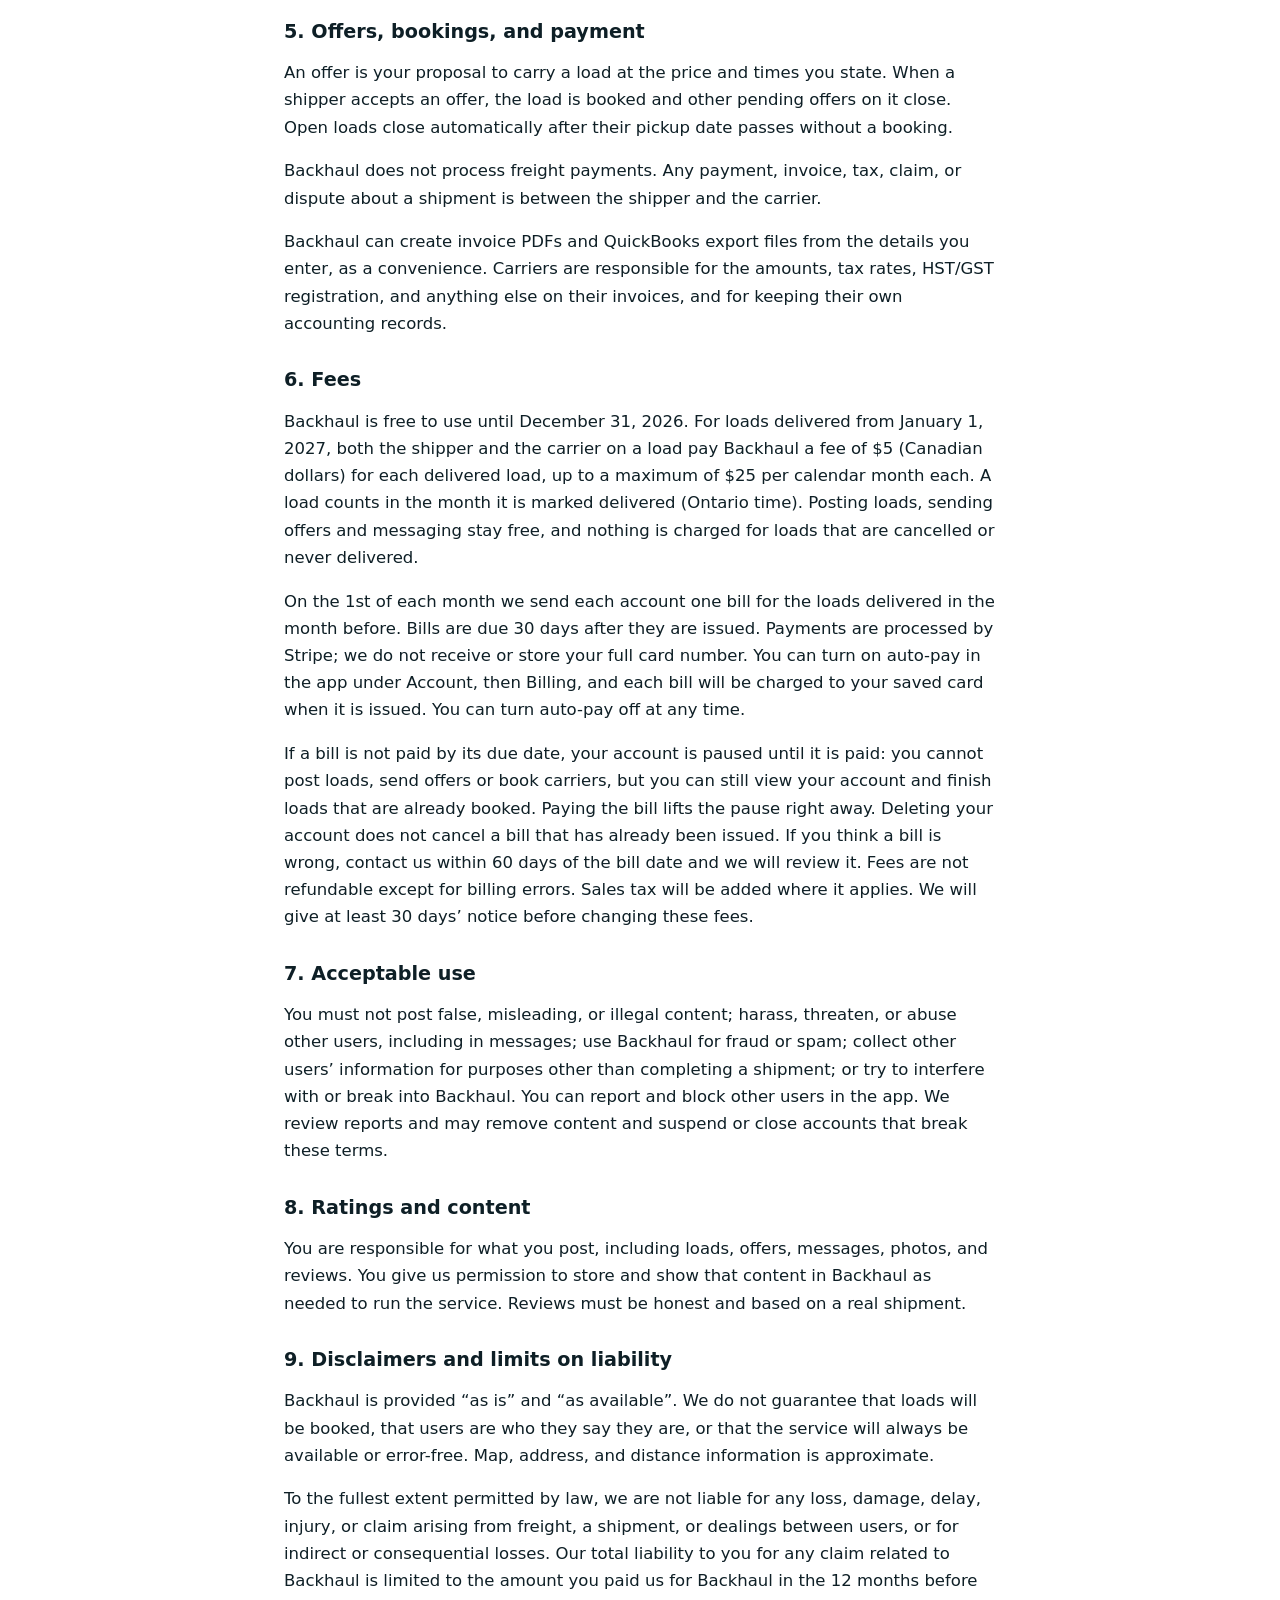
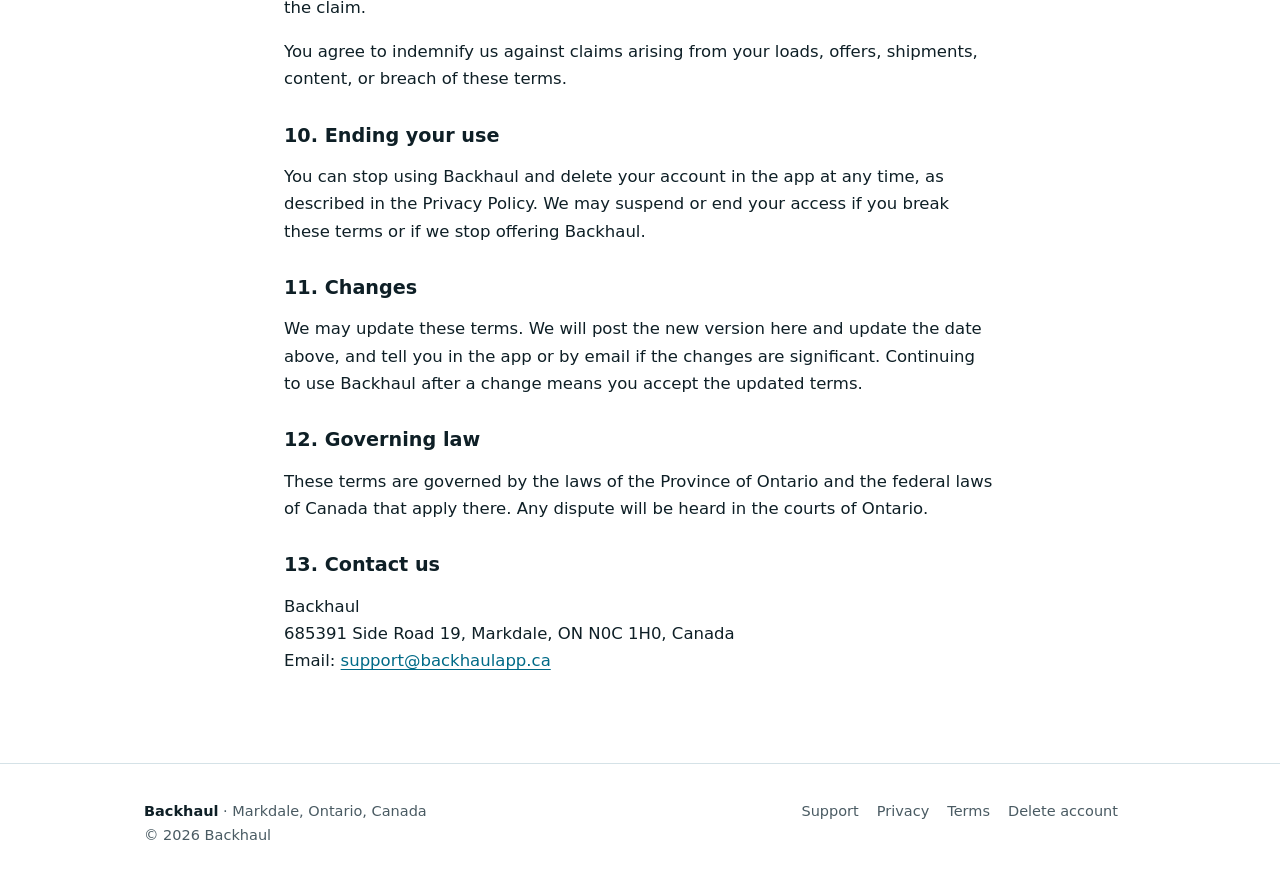
<file: terms.html>
<!DOCTYPE html>
<html lang="en">
<head>
<meta charset="utf-8">
<meta name="viewport" content="width=device-width, initial-scale=1">
<title>Backhaul Terms of Service</title>
<link rel="canonical" href="https://backhaulapp.ca/terms.html">
<meta name="theme-color" content="#073D4B">
<link rel="icon" type="image/png" href="/assets/favicon.png">
<link rel="apple-touch-icon" href="/assets/apple-touch-icon.png">
<link rel="stylesheet" href="/assets/site.css">
</head>
<body>
<header class="site"><div class="wrap">
  <a class="brand" href="/"><span class="mark" aria-hidden="true">B</span>backhaul</a>
  <nav class="site" aria-label="Main"><a class="hide-sm" href="/#how">How it works</a><a class="hide-sm" href="/#contact">Contact</a><a href="/support/">Support</a><a class="btn nav-signin" href="/app/">Sign in</a></nav>
</div></header>
<main class="legal" style="margin:0 auto">
<h1>Backhaul Terms of Service</h1>
<p><strong>Last updated:</strong> November 27, 2026</p>
<p>These terms are an agreement between you and Backhaul (“we”, “us”), which operates the Backhaul app. By creating an account or using Backhaul, you agree to these terms and to our <a href="https://backhaulapp.ca/privacy-policy.html">Privacy Policy</a>.</p>

<h2>1. What Backhaul is</h2>
<p>Backhaul is a marketplace that lets shippers post freight loads and lets carriers make offers on them. When a shipper accepts an offer, the shipper and that carrier can see each other’s contact details and message each other to complete the shipment.</p>
<p>Backhaul is not a carrier, freight broker, or freight forwarder. We do not transport, store, or take possession of freight, and we are not a party to any agreement between a shipper and a carrier. The shipper and the carrier are solely responsible for the shipment, including its price, payment, timing, loading, securing, insurance, and delivery.</p>

<h2>2. Your account</h2>
<ul>
<li>You must be at least 18 and use Backhaul for business purposes.</li>
<li>The information you give us, including your company name, phone number, and email, must be accurate and kept up to date.</li>
<li>You are responsible for everything done with your account. Keep your login private and tell us right away if you think someone else has used it.</li>
</ul>

<h2>3. Shippers</h2>
<ul>
<li>Describe each load accurately, including its weight, dimensions, pickup and delivery details, and any special handling.</li>
<li>Do not post dangerous goods unless the load is clearly described and the carrier is licensed and equipped to carry them.</li>
<li>Pay the selected carrier the amount you agreed, on the terms you agreed directly with them.</li>
<li>For trailer moves, make sure the trailer is safe and legal to tow, and describe its condition, hitch, and ball size accurately.</li>
<li>For livestock, make sure the animals are fit to travel and that loading arrangements are as described.</li>
<li>If you set a load to repeat, each new posting is a new load you are responsible for until you stop the repeat.</li>
</ul>

<h2>4. Carriers</h2>
<ul>
<li>You must hold and keep current every licence, registration (including a valid CVOR where required), permit, and insurance that the law requires for the freight you haul.</li>
<li>Any CVOR number or insurance details you enter in Backhaul must be true and current. We do not verify them, and shippers should confirm them before handing over freight.</li>
<li>Only offer on loads you can legally and safely carry, and honour offers that a shipper accepts.</li>
<li>Do not use Backhaul while driving.</li>
<li>When carrying livestock, follow the federal Health of Animals Regulations and any provincial rules on animal transport.</li>
</ul>

<h2>5. Offers, bookings, and payment</h2>
<p>An offer is your proposal to carry a load at the price and times you state. When a shipper accepts an offer, the load is booked and other pending offers on it close. Open loads close automatically after their pickup date passes without a booking.</p>
<p>Backhaul does not process freight payments. Any payment, invoice, tax, claim, or dispute about a shipment is between the shipper and the carrier.</p>
<p>Backhaul can create invoice PDFs and QuickBooks export files from the details you enter, as a convenience. Carriers are responsible for the amounts, tax rates, HST/GST registration, and anything else on their invoices, and for keeping their own accounting records.</p>

<h2>6. Fees</h2>
<p>Backhaul is free to use until December 31, 2026. For loads delivered from January 1, 2027, both the shipper and the carrier on a load pay Backhaul a fee of $5 (Canadian dollars) for each delivered load, up to a maximum of $25 per calendar month each. A load counts in the month it is marked delivered (Ontario time). Posting loads, sending offers and messaging stay free, and nothing is charged for loads that are cancelled or never delivered.</p>
<p>On the 1st of each month we send each account one bill for the loads delivered in the month before. Bills are due 30 days after they are issued. Payments are processed by Stripe; we do not receive or store your full card number. You can turn on auto-pay in the app under Account, then Billing, and each bill will be charged to your saved card when it is issued. You can turn auto-pay off at any time.</p>
<p>If a bill is not paid by its due date, your account is paused until it is paid: you cannot post loads, send offers or book carriers, but you can still view your account and finish loads that are already booked. Paying the bill lifts the pause right away. Deleting your account does not cancel a bill that has already been issued. If you think a bill is wrong, contact us within 60 days of the bill date and we will review it. Fees are not refundable except for billing errors. Sales tax will be added where it applies. We will give at least 30 days’ notice before changing these fees.</p>

<h2>7. Acceptable use</h2>
<p>You must not post false, misleading, or illegal content; harass, threaten, or abuse other users, including in messages; use Backhaul for fraud or spam; collect other users’ information for purposes other than completing a shipment; or try to interfere with or break into Backhaul. You can report and block other users in the app. We review reports and may remove content and suspend or close accounts that break these terms.</p>

<h2>8. Ratings and content</h2>
<p>You are responsible for what you post, including loads, offers, messages, photos, and reviews. You give us permission to store and show that content in Backhaul as needed to run the service. Reviews must be honest and based on a real shipment.</p>

<h2>9. Disclaimers and limits on liability</h2>
<p>Backhaul is provided “as is” and “as available”. We do not guarantee that loads will be booked, that users are who they say they are, or that the service will always be available or error-free. Map, address, and distance information is approximate.</p>
<p>To the fullest extent permitted by law, we are not liable for any loss, damage, delay, injury, or claim arising from freight, a shipment, or dealings between users, or for indirect or consequential losses. Our total liability to you for any claim related to Backhaul is limited to the amount you paid us for Backhaul in the 12 months before the claim.</p>
<p>You agree to indemnify us against claims arising from your loads, offers, shipments, content, or breach of these terms.</p>

<h2>10. Ending your use</h2>
<p>You can stop using Backhaul and delete your account in the app at any time, as described in the Privacy Policy. We may suspend or end your access if you break these terms or if we stop offering Backhaul.</p>

<h2>11. Changes</h2>
<p>We may update these terms. We will post the new version here and update the date above, and tell you in the app or by email if the changes are significant. Continuing to use Backhaul after a change means you accept the updated terms.</p>

<h2>12. Governing law</h2>
<p>These terms are governed by the laws of the Province of Ontario and the federal laws of Canada that apply there. Any dispute will be heard in the courts of Ontario.</p>

<h2>13. Contact us</h2>
<p>Backhaul<br>685391 Side Road 19, Markdale, ON N0C 1H0, Canada<br>Email: <a href="mailto:support@backhaulapp.ca">support@backhaulapp.ca</a></p>
</main>
<footer class="site"><div class="wrap">
  <div><strong style="color:var(--ink)">Backhaul</strong> · Markdale, Ontario, Canada<br>© 2026 Backhaul</div>
  <div><a href="/support/">Support</a><a href="/privacy-policy.html">Privacy</a><a href="/terms.html">Terms</a><a href="/delete-account.html">Delete account</a></div>
</div></footer>
</body>
</html>
</file>
<file: assets/site.css>
:root{
  --teal:#006A87; --teal-deep:#073D4B; --accent:#0B8FB5;
  --ink:#0E1F26; --muted:#4A5B63; --line:#D5E2E7; --tint:#F0F8FA; --bg:#FFFFFF; --card:#FFFFFF;
  --radius:16px; --max:1040px;
}
@media (prefers-color-scheme:dark){
  :root{--ink:#E8F1F4; --muted:#AFC2CA; --line:#243942; --tint:#0F252D; --bg:#0B1519; --card:#10222A; --teal:#4FC3E0; --accent:#4FC3E0;}
}
*{box-sizing:border-box}
html{scroll-behavior:smooth}
body{margin:0;background:var(--bg);color:var(--ink);font:17px/1.65 system-ui,-apple-system,"Segoe UI",Roboto,Helvetica,Arial,sans-serif;-webkit-font-smoothing:antialiased}
a{color:var(--teal);text-underline-offset:3px}
a:hover{color:var(--accent)}
.wrap{max-width:var(--max);margin:0 auto;padding:0 24px}
.skip{position:absolute;left:-999px}.skip:focus{left:16px;top:16px;background:var(--card);padding:8px 12px;border-radius:8px;z-index:10}

/* header */
header.site{position:sticky;top:0;z-index:5;background:color-mix(in srgb,var(--bg) 88%,transparent);backdrop-filter:blur(10px);border-bottom:1px solid var(--line)}
header.site .wrap{display:flex;align-items:center;justify-content:space-between;height:64px}
.brand{display:flex;align-items:center;gap:10px;text-decoration:none;color:var(--ink);font-weight:800;font-size:21px;letter-spacing:-.3px}
.mark{width:32px;height:32px;border-radius:9px;background:linear-gradient(135deg,var(--teal-deep),#006A87);color:#fff;display:grid;place-items:center;font-weight:800;font-size:19px;line-height:1}
nav.site{display:flex;gap:22px;align-items:center;font-size:15px}
nav.site a{color:var(--muted);text-decoration:none;font-weight:600}
nav.site a:hover,nav.site a[aria-current]{color:var(--ink)}
.btn{display:inline-block;background:var(--teal-deep);color:#fff !important;text-decoration:none;font-weight:700;padding:13px 22px;border-radius:12px;border:1.5px solid var(--teal-deep)}
.btn:hover{background:#0A5266}
.btn.ghost{background:transparent;color:var(--ink) !important;border-color:var(--line)}
.btn.ghost:hover{border-color:var(--teal)}
@media (prefers-color-scheme:dark){.btn{background:#0B7A99;border-color:#0B7A99}.btn:hover{background:#0E8DB1}}
@media (max-width:640px){nav.site a.hide-sm{display:none}nav.site{gap:16px}}

/* hero */
.hero{padding:84px 0 72px;background:radial-gradient(1200px 420px at 80% -10%,color-mix(in srgb,var(--teal) 14%,transparent),transparent),var(--bg)}
.eyebrow{display:inline-block;font-size:13px;font-weight:800;letter-spacing:1.2px;text-transform:uppercase;color:var(--teal);margin-bottom:16px}
h1{font-size:clamp(36px,6vw,60px);line-height:1.05;letter-spacing:-1.5px;margin:0 0 20px;font-weight:800}
.lead{font-size:clamp(18px,2.2vw,21px);color:var(--muted);max-width:640px;margin:0 0 32px}
.cta{display:flex;flex-wrap:wrap;gap:12px;align-items:center}
.note{margin-top:18px;font-size:14px;color:var(--muted)}

/* sections */
section{padding:72px 0}
section.alt{background:var(--tint);border-top:1px solid var(--line);border-bottom:1px solid var(--line)}
h2{font-size:clamp(26px,3.6vw,36px);letter-spacing:-.8px;line-height:1.15;margin:0 0 14px;font-weight:800}
h3{font-size:19px;margin:0 0 8px;letter-spacing:-.2px}
.sub{color:var(--muted);max-width:620px;margin:0 0 40px}
.grid2{display:grid;grid-template-columns:1fr 1fr;gap:24px}
.grid3{display:grid;grid-template-columns:repeat(3,1fr);gap:20px}
@media (max-width:820px){.grid2,.grid3{grid-template-columns:1fr}}
.card{background:var(--card);border:1px solid var(--line);border-radius:var(--radius);padding:28px}
.card h3{display:flex;align-items:center;gap:10px}
.pill{font-size:12px;font-weight:800;letter-spacing:.8px;text-transform:uppercase;color:var(--teal);background:var(--tint);border:1px solid var(--line);border-radius:999px;padding:3px 10px}
ol.steps{list-style:none;counter-reset:s;margin:18px 0 0;padding:0;display:grid;gap:14px}
ol.steps li{counter-increment:s;display:grid;grid-template-columns:34px 1fr;gap:14px;align-items:start}
ol.steps li::before{content:counter(s);width:34px;height:34px;border-radius:50%;background:var(--teal-deep);color:#fff;font-weight:800;display:grid;place-items:center;font-size:15px}
@media (prefers-color-scheme:dark){ol.steps li::before{background:#0B7A99}}
ol.steps b{display:block}
ol.steps span{color:var(--muted);font-size:16px}
.feature p{margin:0;color:var(--muted);font-size:16px}

/* contact + support */
.contact{display:grid;grid-template-columns:1.2fr 1fr;gap:28px;align-items:start}
@media (max-width:820px){.contact{grid-template-columns:1fr}}
dl.facts{margin:0;display:grid;gap:14px}
dl.facts dt{font-size:12px;font-weight:800;letter-spacing:1px;text-transform:uppercase;color:var(--muted)}
dl.facts dd{margin:2px 0 0;font-size:18px}
details{border:1px solid var(--line);border-radius:12px;padding:16px 20px;background:var(--card);margin-bottom:12px}
details summary{cursor:pointer;font-weight:700;font-size:17px}
details[open] summary{margin-bottom:8px}
details p{margin:8px 0 0;color:var(--muted)}
.page-head{padding:64px 0 28px}
.page-head h1{font-size:clamp(32px,5vw,46px)}

/* legal pages */
.legal{max-width:760px;padding:56px 24px 72px}
.legal h1{font-size:clamp(30px,4.5vw,40px);letter-spacing:-1px}
.legal h2{font-size:1.2rem;margin-top:2rem;letter-spacing:0}
.legal p,.legal li{font-size:16.5px}

footer.site{border-top:1px solid var(--line);padding:36px 0 48px;font-size:14.5px;color:var(--muted)}
footer.site .wrap{display:flex;flex-wrap:wrap;gap:16px 32px;justify-content:space-between;align-items:flex-start}
footer.site a{color:var(--muted);text-decoration:none;margin-right:18px;display:inline-block}
footer.site a:hover{color:var(--ink);text-decoration:underline}

nav.site a.nav-signin{color:#fff;padding:8px 16px;border-radius:10px;font-size:15px}
</file>
